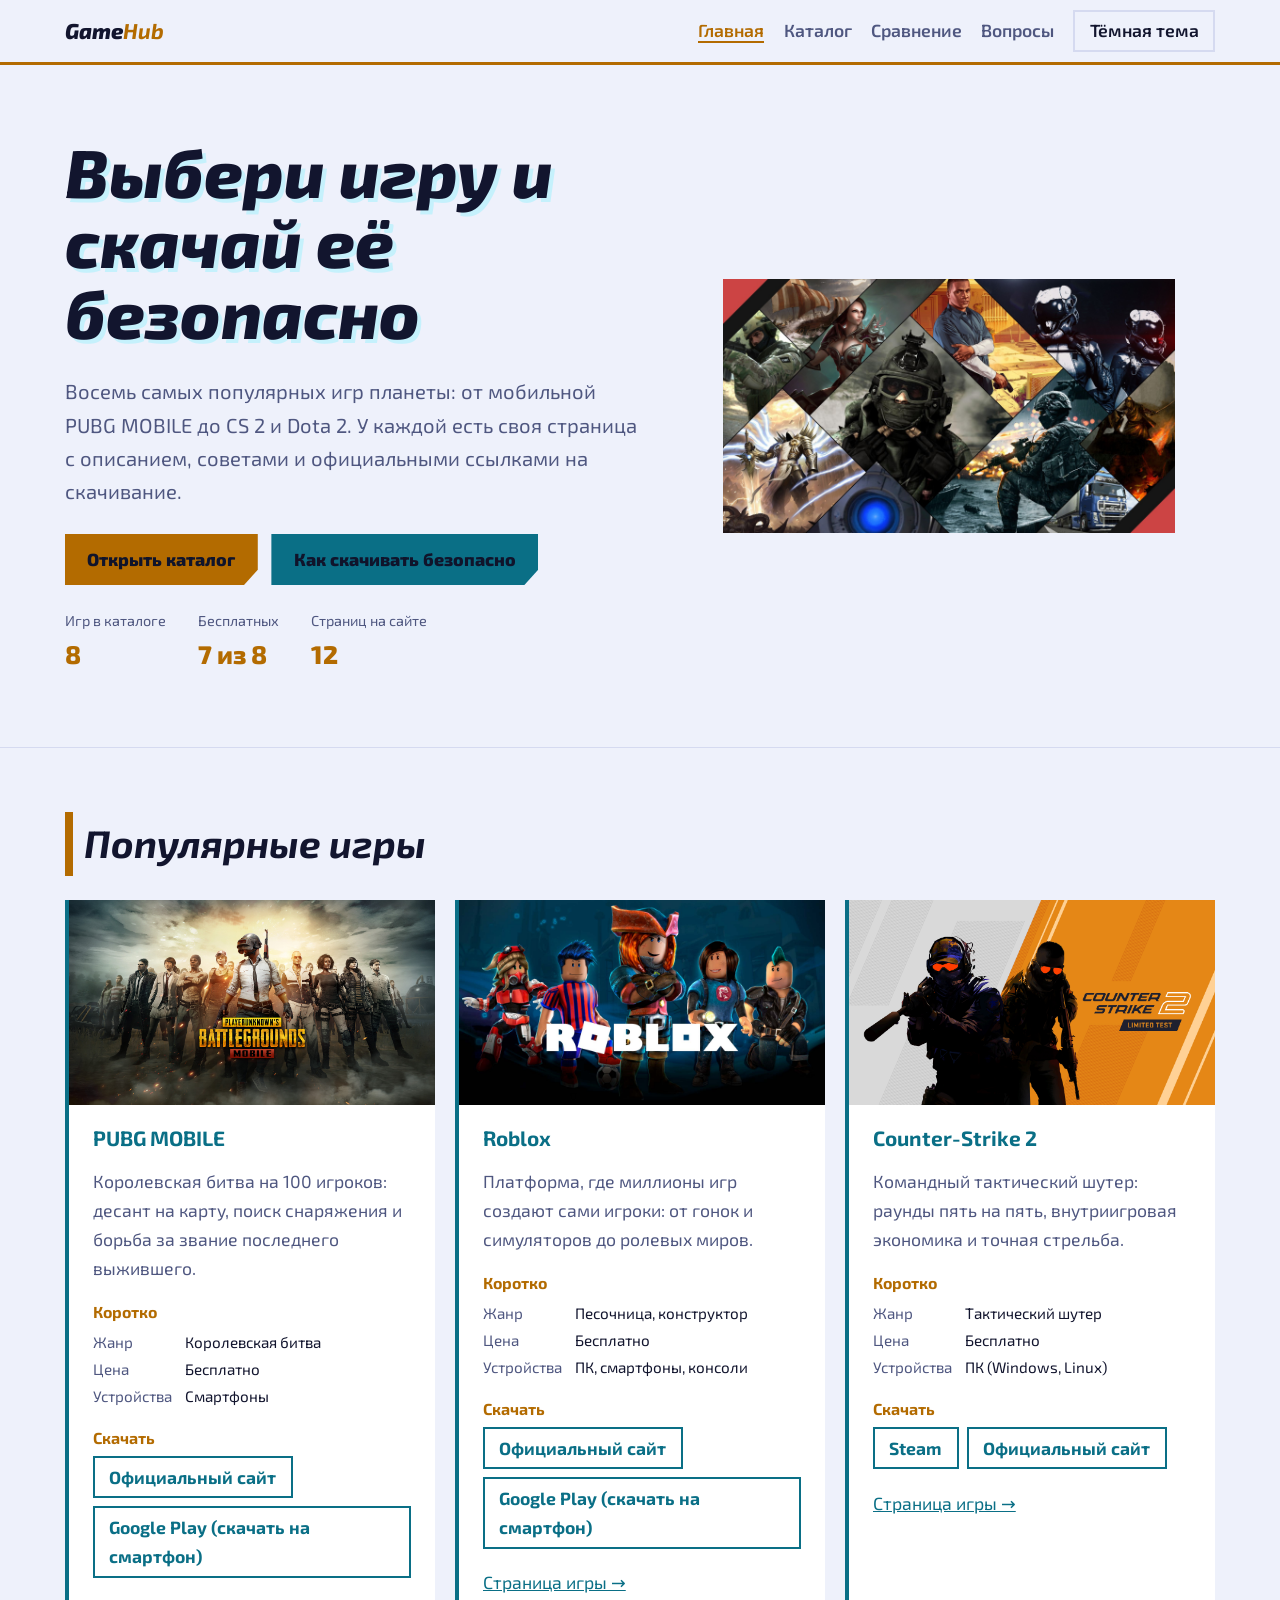
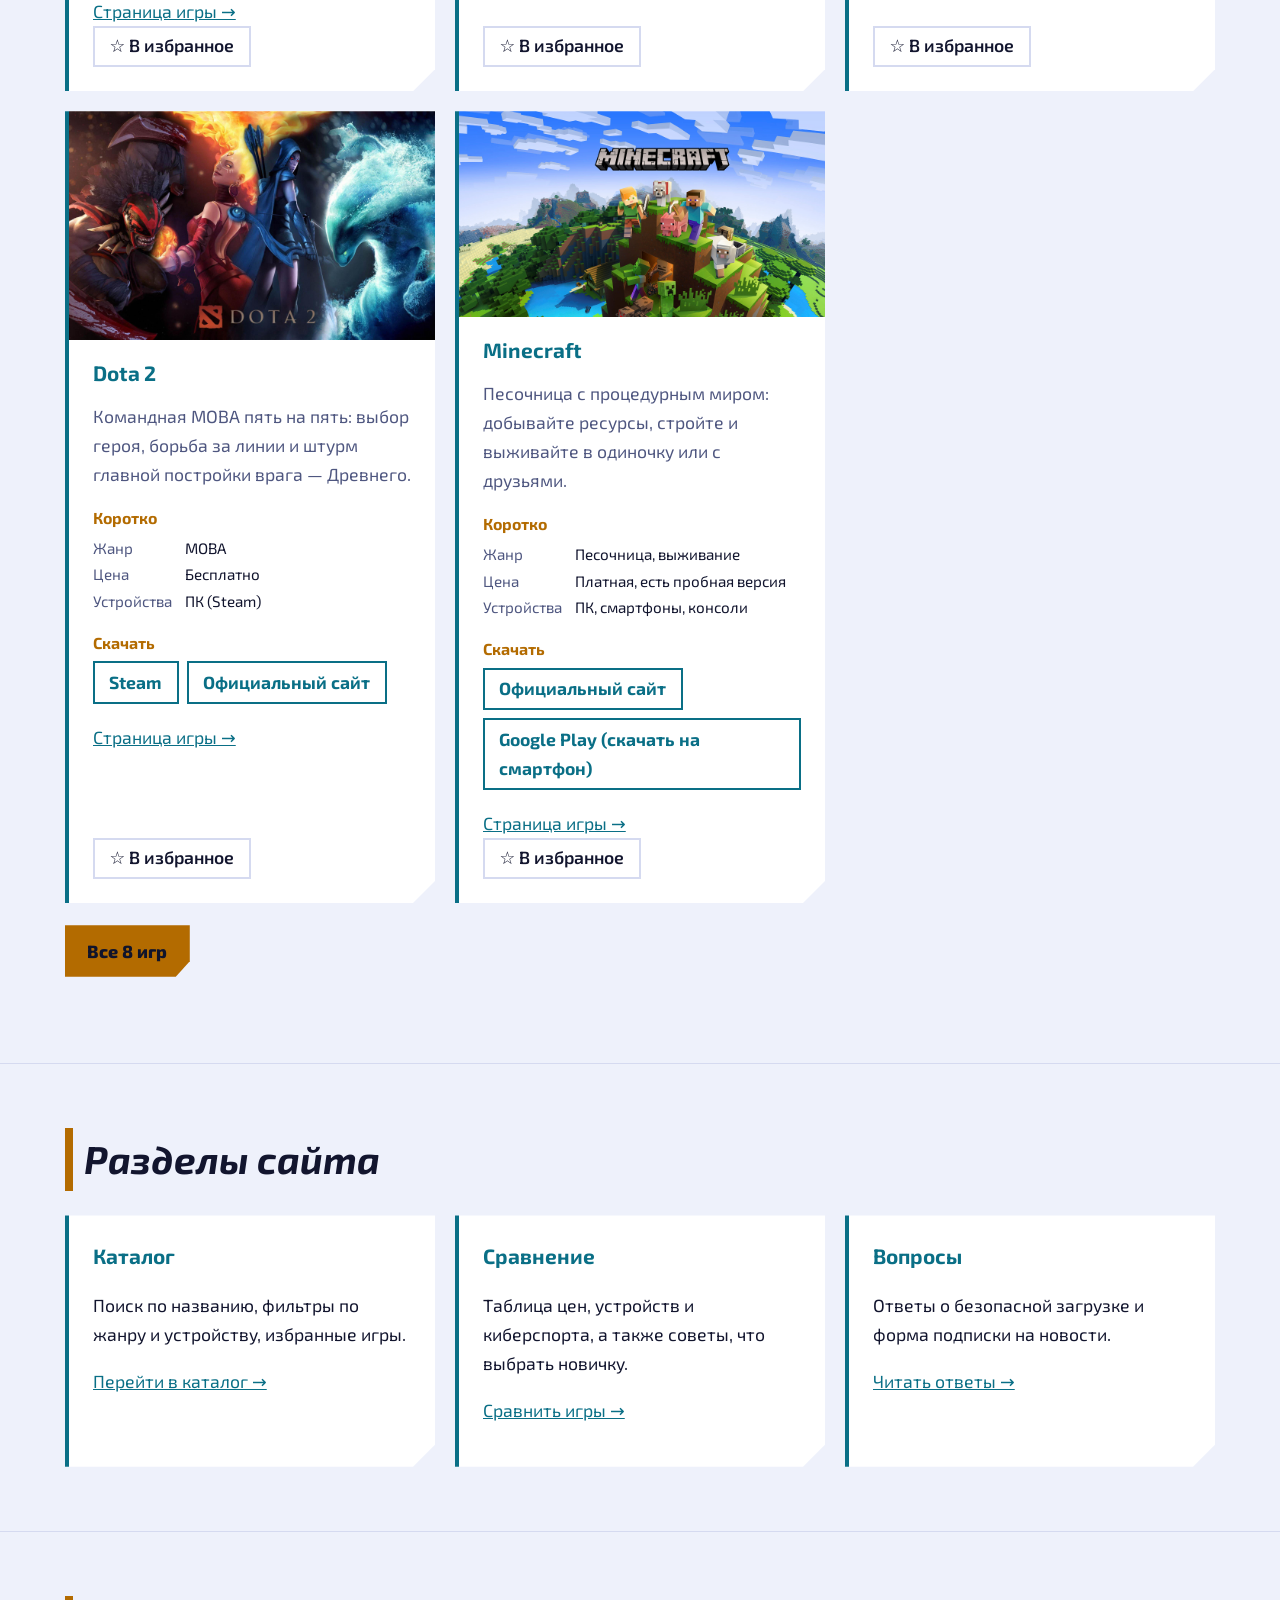
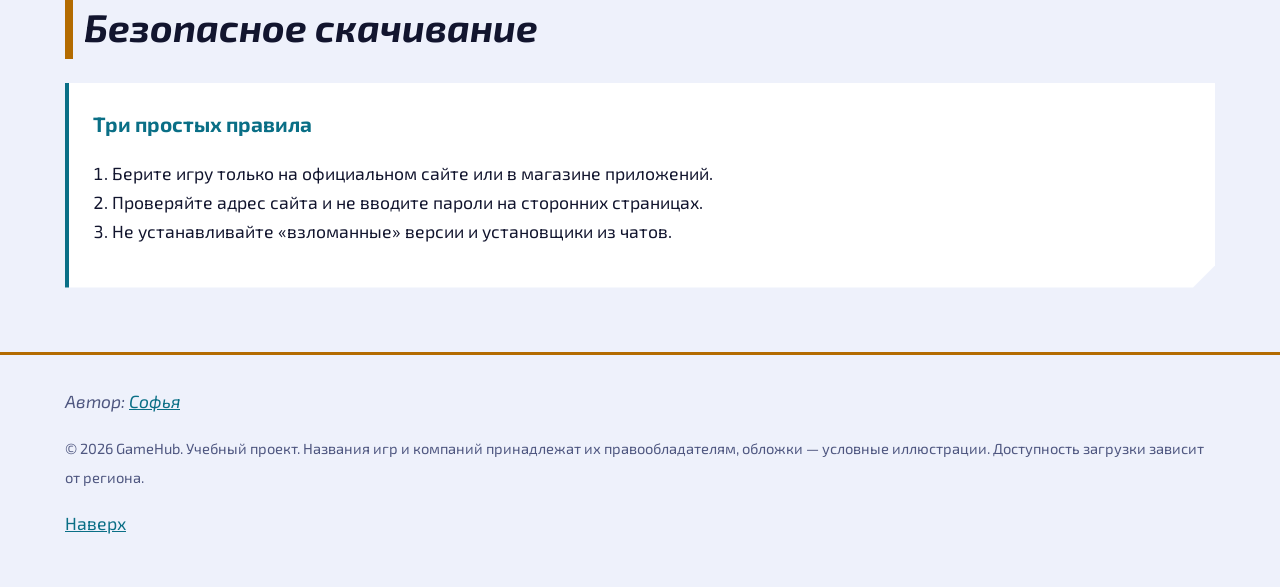
<file: index.html>
<!DOCTYPE html>
<html lang="ru">
<head>
<meta charset="utf-8">
<meta name="viewport" content="width=device-width, initial-scale=1">
<meta name="description" content="GameHub: каталог самых популярных игр с отдельными страницами, советами новичкам и официальными ссылками на скачивание.">
<meta name="theme-color" content="#10142b">
<title>GameHub: популярные игры и где их скачать</title>
<link rel="icon" href="images/hero.jpg" type="image/jpg+xml">
<link rel="preconnect" href="https://fonts.googleapis.com">
<link rel="preconnect" href="https://fonts.gstatic.com" crossorigin>
<link rel="stylesheet" href="https://fonts.googleapis.com/css2?family=Exo+2:ital,wght@0,400;0,600;0,800;1,800&amp;display=swap">
<link rel="stylesheet" href="style.css">
<script src="script.js" defer></script>
</head>
<body id="top">
<a class="skip" href="#main">Перейти к содержимому</a>
<header class="site"><div class="wrap bar">
<a class="logo" href="index.html">Game<b>Hub</b></a>
<button class="chip menu-btn" type="button" aria-expanded="false" aria-controls="nav">Меню</button>
<nav id="nav" aria-label="Основная навигация"><ul><li><a href="index.html" aria-current="page">Главная</a></li><li><a href="games.html">Каталог</a></li><li><a href="compare.html">Сравнение</a></li><li><a href="faq.html">Вопросы</a></li></ul></nav>
<button class="chip theme-btn" type="button" aria-pressed="false">Светлая тема</button>
</div></header>
<main id="main">
<div class="hero wrap"><div><h1>Выбери игру и скачай её безопасно</h1>
<p class="lead">Восемь самых популярных игр планеты: от мобильной PUBG MOBILE до CS 2 и Dota 2. У каждой есть своя страница с описанием, советами и официальными ссылками на скачивание.</p>
<p><a class="btn" href="games.html">Открыть каталог</a> <a class="btn alt" href="faq.html">Как скачивать безопасно</a></p>
<dl class="stats"><div><dt>Игр в каталоге</dt><dd>8</dd></div><div><dt>Бесплатных</dt><dd>7 из 8</dd></div><div><dt>Страниц на сайте</dt><dd>12</dd></div></dl></div>
<figure><img src="images/hero.jpg" width="800" height="450" alt="фон с различными играми"></figure></div>
<section class="block" aria-labelledby="h-pop"><div class="wrap"><h2 id="h-pop">Популярные игры</h2><div class="grid">
<article class="card game" data-id="pubg" data-name="PUBG MOBILE" data-genre="royale" data-platform="mobile">
<figure><img src="images/pubg-mobile.jpg" width="400" height="225" alt="Условная обложка PUBG MOBILE"></figure>
<h3><a href="pubg.html">PUBG MOBILE</a></h3>
<p>Королевская битва на 100 игроков: десант на карту, поиск снаряжения и борьба за звание последнего выжившего.</p>
<section><h4>Коротко</h4><dl class="facts"><dt>Жанр</dt><dd>Королевская битва</dd><dt>Цена</dt><dd>Бесплатно</dd><dt>Устройства</dt><dd>Смартфоны</dd></dl></section>
<section><h4>Скачать</h4><ul class="dl"><li><a href="https://www.pubgmobile.com/" target="_blank" rel="noopener noreferrer">Официальный сайт</a></li><li><a href="https://play.google.com/store/apps/details?id=com.tencent.ig" target="_blank" rel="noopener noreferrer">Google Play (скачать на смартфон)</a></li></ul></section>
<p class="more"><a href="pubg.html">Страница игры →</a></p>
<button class="chip fav" type="button" data-id="pubg" aria-pressed="false">☆ В избранное</button>
</article>
<article class="card game" data-id="roblox" data-name="Roblox" data-genre="sandbox" data-platform="pc mobile console">
<figure><img src="images/robloks.jpg" width="400" height="225" alt="Условная обложка Roblox"></figure>
<h3><a href="roblox.html">Roblox</a></h3>
<p>Платформа, где миллионы игр создают сами игроки: от гонок и симуляторов до ролевых миров.</p>
<section><h4>Коротко</h4><dl class="facts"><dt>Жанр</dt><dd>Песочница, конструктор</dd><dt>Цена</dt><dd>Бесплатно</dd><dt>Устройства</dt><dd>ПК, смартфоны, консоли</dd></dl></section>
<section><h4>Скачать</h4><ul class="dl"><li><a href="https://www.roblox.com/download" target="_blank" rel="noopener noreferrer">Официальный сайт</a></li><li><a href="https://play.google.com/store/apps/details?id=com.roblox.client" target="_blank" rel="noopener noreferrer">Google Play (скачать на смартфон)</a></li></ul></section>
<p class="more"><a href="roblox.html">Страница игры →</a></p>
<button class="chip fav" type="button" data-id="roblox" aria-pressed="false">☆ В избранное</button>
</article>
<article class="card game" data-id="cs2" data-name="Counter-Strike 2" data-genre="shooter" data-platform="pc">
<figure><img src="images/cs2.jpg" width="400" height="225" alt="Условная обложка Counter-Strike 2"></figure>
<h3><a href="cs2.html">Counter-Strike 2</a></h3>
<p>Командный тактический шутер: раунды пять на пять, внутриигровая экономика и точная стрельба.</p>
<section><h4>Коротко</h4><dl class="facts"><dt>Жанр</dt><dd>Тактический шутер</dd><dt>Цена</dt><dd>Бесплатно</dd><dt>Устройства</dt><dd>ПК (Windows, Linux)</dd></dl></section>
<section><h4>Скачать</h4><ul class="dl"><li><a href="https://store.steampowered.com/app/730/CounterStrike_2/" target="_blank" rel="noopener noreferrer">Steam</a></li><li><a href="https://www.counter-strike.net/" target="_blank" rel="noopener noreferrer">Официальный сайт</a></li></ul></section>
<p class="more"><a href="cs2.html">Страница игры →</a></p>
<button class="chip fav" type="button" data-id="cs2" aria-pressed="false">☆ В избранное</button>
</article>
<article class="card game" data-id="dota2" data-name="Dota 2" data-genre="moba" data-platform="pc">
<figure><img src="images/dota.jpg" width="400" height="225" alt="Условная обложка Dota 2"></figure>
<h3><a href="dota2.html">Dota 2</a></h3>
<p>Командная MOBA пять на пять: выбор героя, борьба за линии и штурм главной постройки врага — Древнего.</p>
<section><h4>Коротко</h4><dl class="facts"><dt>Жанр</dt><dd>MOBA</dd><dt>Цена</dt><dd>Бесплатно</dd><dt>Устройства</dt><dd>ПК (Steam)</dd></dl></section>
<section><h4>Скачать</h4><ul class="dl"><li><a href="https://store.steampowered.com/app/570/Dota_2/" target="_blank" rel="noopener noreferrer">Steam</a></li><li><a href="https://www.dota2.com/" target="_blank" rel="noopener noreferrer">Официальный сайт</a></li></ul></section>
<p class="more"><a href="dota2.html">Страница игры →</a></p>
<button class="chip fav" type="button" data-id="dota2" aria-pressed="false">☆ В избранное</button>
</article>
<article class="card game" data-id="minecraft" data-name="Minecraft" data-genre="sandbox" data-platform="pc mobile console">
<figure><img src="images/minecraft.jpg" width="400" height="225" alt="Условная обложка Minecraft"></figure>
<h3><a href="minecraft.html">Minecraft</a></h3>
<p>Песочница с процедурным миром: добывайте ресурсы, стройте и выживайте в одиночку или с друзьями.</p>
<section><h4>Коротко</h4><dl class="facts"><dt>Жанр</dt><dd>Песочница, выживание</dd><dt>Цена</dt><dd>Платная, есть пробная версия</dd><dt>Устройства</dt><dd>ПК, смартфоны, консоли</dd></dl></section>
<section><h4>Скачать</h4><ul class="dl"><li><a href="https://www.minecraft.net/download" target="_blank" rel="noopener noreferrer">Официальный сайт</a></li><li><a href="https://play.google.com/store/apps/details?id=com.mojang.minecraftpe" target="_blank" rel="noopener noreferrer">Google Play (скачать на смартфон)</a></li></ul></section>
<p class="more"><a href="minecraft.html">Страница игры →</a></p>
<button class="chip fav" type="button" data-id="minecraft" aria-pressed="false">☆ В избранное</button>
</article>
</div><p><a class="btn" href="games.html">Все 8 игр</a></p></div></section>
<section class="block" aria-labelledby="h-sec"><div class="wrap"><h2 id="h-sec">Разделы сайта</h2><div class="grid">
<article class="card"><h3>Каталог</h3><p>Поиск по названию, фильтры по жанру и устройству, избранные игры.</p><p><a href="games.html">Перейти в каталог →</a></p></article>
<article class="card"><h3>Сравнение</h3><p>Таблица цен, устройств и киберспорта, а также советы, что выбрать новичку.</p><p><a href="compare.html">Сравнить игры →</a></p></article>
<article class="card"><h3>Вопросы</h3><p>Ответы о безопасной загрузке и форма подписки на новости.</p><p><a href="faq.html">Читать ответы →</a></p></article>
</div></div></section>
<section class="block" aria-labelledby="h-safe"><div class="wrap"><h2 id="h-safe">Безопасное скачивание</h2><article class="card"><h3>Три простых правила</h3>
<ol><li>Берите игру только на официальном сайте или в магазине приложений.</li><li>Проверяйте адрес сайта и не вводите пароли на сторонних страницах.</li><li>Не устанавливайте «взломанные» версии и установщики из чатов.</li></ol></article></div></section>
</main>
<footer><div class="wrap">
<address>Автор: <a href="mailto:davydovasona82@gmail.com">Софья</a></address>
<p><small>© 2026 GameHub. Учебный проект. Названия игр и компаний принадлежат их правообладателям, обложки — условные иллюстрации. Доступность загрузки зависит от региона.</small></p>
<p><a href="#top">Наверх</a></p>
</div></footer>
</body>
</html>
</file>
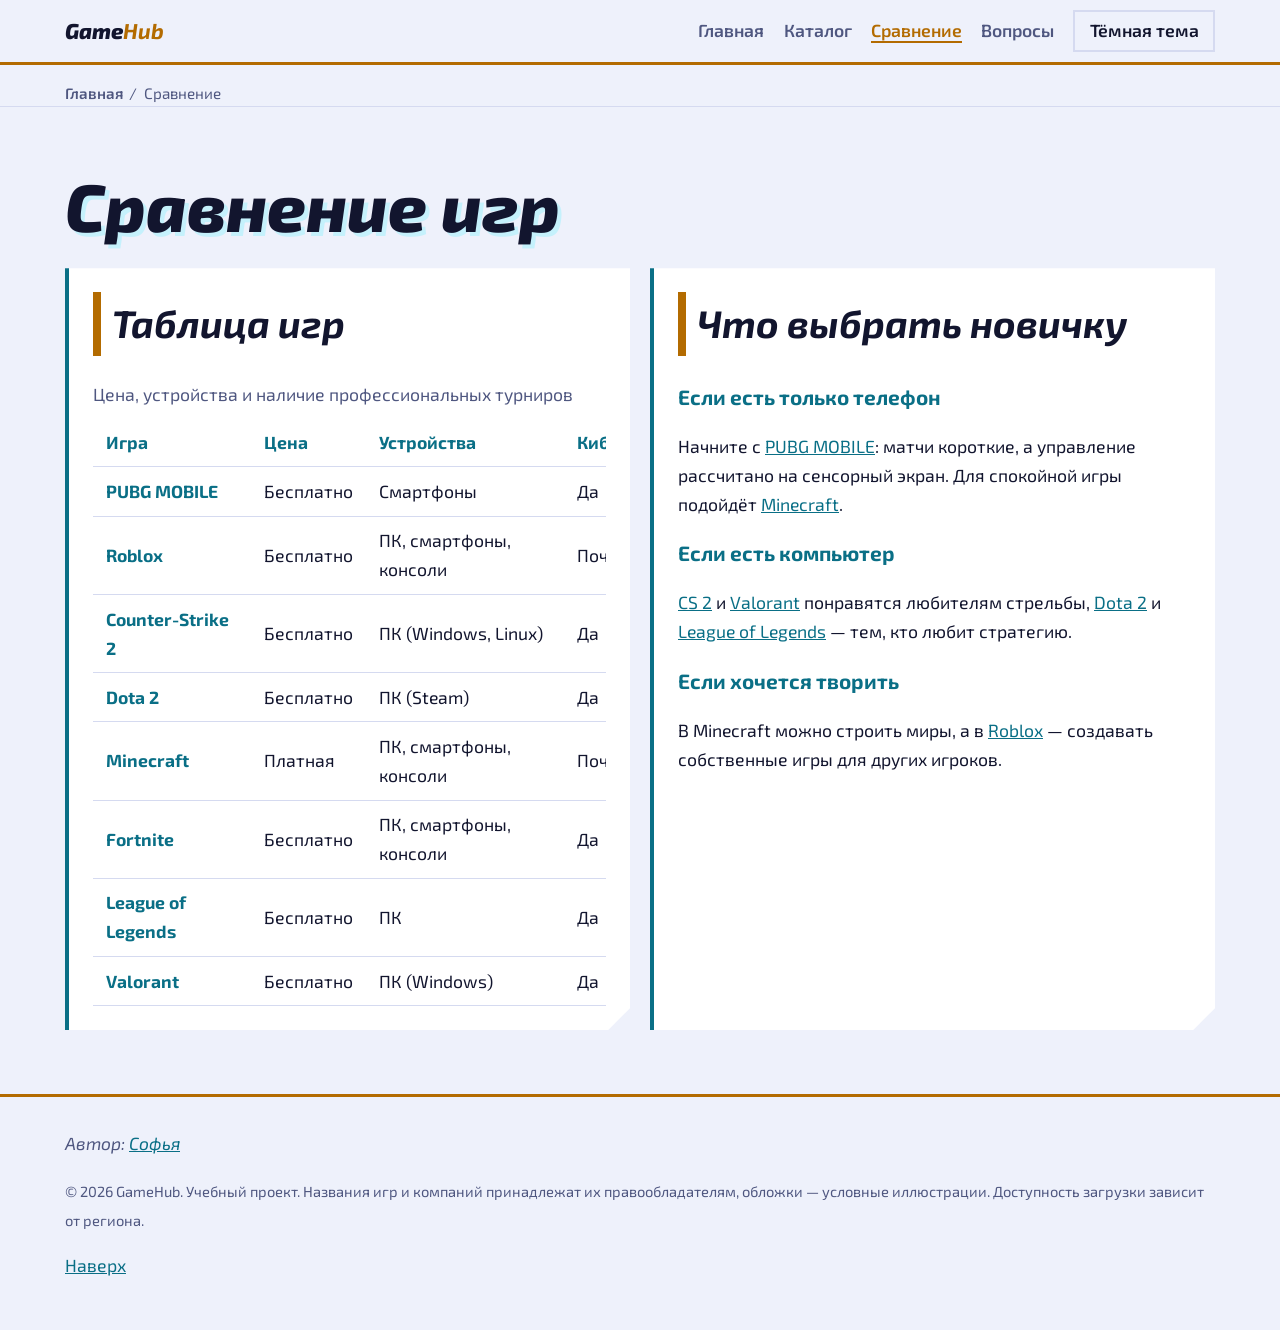
<file: compare.html>
<!DOCTYPE html>
<html lang="ru">
<head>
<meta charset="utf-8">
<meta name="viewport" content="width=device-width, initial-scale=1">
<meta name="description" content="Сравнительная таблица популярных игр и советы, какую игру выбрать новичку.">
<meta name="theme-color" content="#10142b">
<title>Сравнение игр: цена, устройства, киберспорт — GameHub</title>
<link rel="icon" href="images/hero.jpg" type="image/jpg+xml">
<link rel="preconnect" href="https://fonts.googleapis.com">
<link rel="preconnect" href="https://fonts.gstatic.com" crossorigin>
<link rel="stylesheet" href="https://fonts.googleapis.com/css2?family=Exo+2:ital,wght@0,400;0,600;0,800;1,800&amp;display=swap">
<link rel="stylesheet" href="style.css">
<script src="script.js" defer></script>
</head>
<body id="top">
<a class="skip" href="#main">Перейти к содержимому</a>
<header class="site"><div class="wrap bar">
<a class="logo" href="index.html">Game<b>Hub</b></a>
<button class="chip menu-btn" type="button" aria-expanded="false" aria-controls="nav">Меню</button>
<nav id="nav" aria-label="Основная навигация"><ul><li><a href="index.html">Главная</a></li><li><a href="games.html">Каталог</a></li><li><a href="compare.html" aria-current="page">Сравнение</a></li><li><a href="faq.html">Вопросы</a></li></ul></nav>
<button class="chip theme-btn" type="button" aria-pressed="false">Светлая тема</button>
</div></header>
<main id="main">
<div class="wrap pagehead"><nav aria-label="Хлебные крошки"><ol class="crumbs"><li><a href="index.html">Главная</a></li><li aria-current="page">Сравнение</li></ol></nav></div>
<section class="block" aria-labelledby="h-cmp"><div class="wrap"><h1 id="h-cmp">Сравнение игр</h1>
<div class="grid">
<article class="card"><h2>Таблица игр</h2><div class="scroll"><table><caption>Цена, устройства и наличие профессиональных турниров</caption><thead><tr><th scope="col">Игра</th><th scope="col">Цена</th><th scope="col">Устройства</th><th scope="col">Киберспорт</th></tr></thead><tbody><tr><th scope="row">PUBG MOBILE</th><td>Бесплатно</td><td>Смартфоны</td><td>Да</td></tr><tr><th scope="row">Roblox</th><td>Бесплатно</td><td>ПК, смартфоны, консоли</td><td>Почти нет</td></tr><tr><th scope="row">Counter-Strike 2</th><td>Бесплатно</td><td>ПК (Windows, Linux)</td><td>Да</td></tr><tr><th scope="row">Dota 2</th><td>Бесплатно</td><td>ПК (Steam)</td><td>Да</td></tr><tr><th scope="row">Minecraft</th><td>Платная</td><td>ПК, смартфоны, консоли</td><td>Почти нет</td></tr><tr><th scope="row">Fortnite</th><td>Бесплатно</td><td>ПК, смартфоны, консоли</td><td>Да</td></tr><tr><th scope="row">League of Legends</th><td>Бесплатно</td><td>ПК</td><td>Да</td></tr><tr><th scope="row">Valorant</th><td>Бесплатно</td><td>ПК (Windows)</td><td>Да</td></tr></tbody></table></div></article>
<article class="card"><h2>Что выбрать новичку</h2>
<section><h3>Если есть только телефон</h3><p>Начните с <a href="pubg.html">PUBG MOBILE</a>: матчи короткие, а управление рассчитано на сенсорный экран. Для спокойной игры подойдёт <a href="minecraft.html">Minecraft</a>.</p></section>
<section><h3>Если есть компьютер</h3><p><a href="cs2.html">CS 2</a> и <a href="valorant.html">Valorant</a> понравятся любителям стрельбы, <a href="dota2.html">Dota 2</a> и <a href="lol.html">League of Legends</a> — тем, кто любит стратегию.</p></section>
<section><h3>Если хочется творить</h3><p>В Minecraft можно строить миры, а в <a href="roblox.html">Roblox</a> — создавать собственные игры для других игроков.</p></section></article>
</div></div></section>
</main>
<footer><div class="wrap">
<address>Автор: <a href="mailto:davydovasona82@gmail.com">Софья</a></address>
<p><small>© 2026 GameHub. Учебный проект. Названия игр и компаний принадлежат их правообладателям, обложки — условные иллюстрации. Доступность загрузки зависит от региона.</small></p>
<p><a href="#top">Наверх</a></p>
</div></footer>
</body>
</html>
</file>
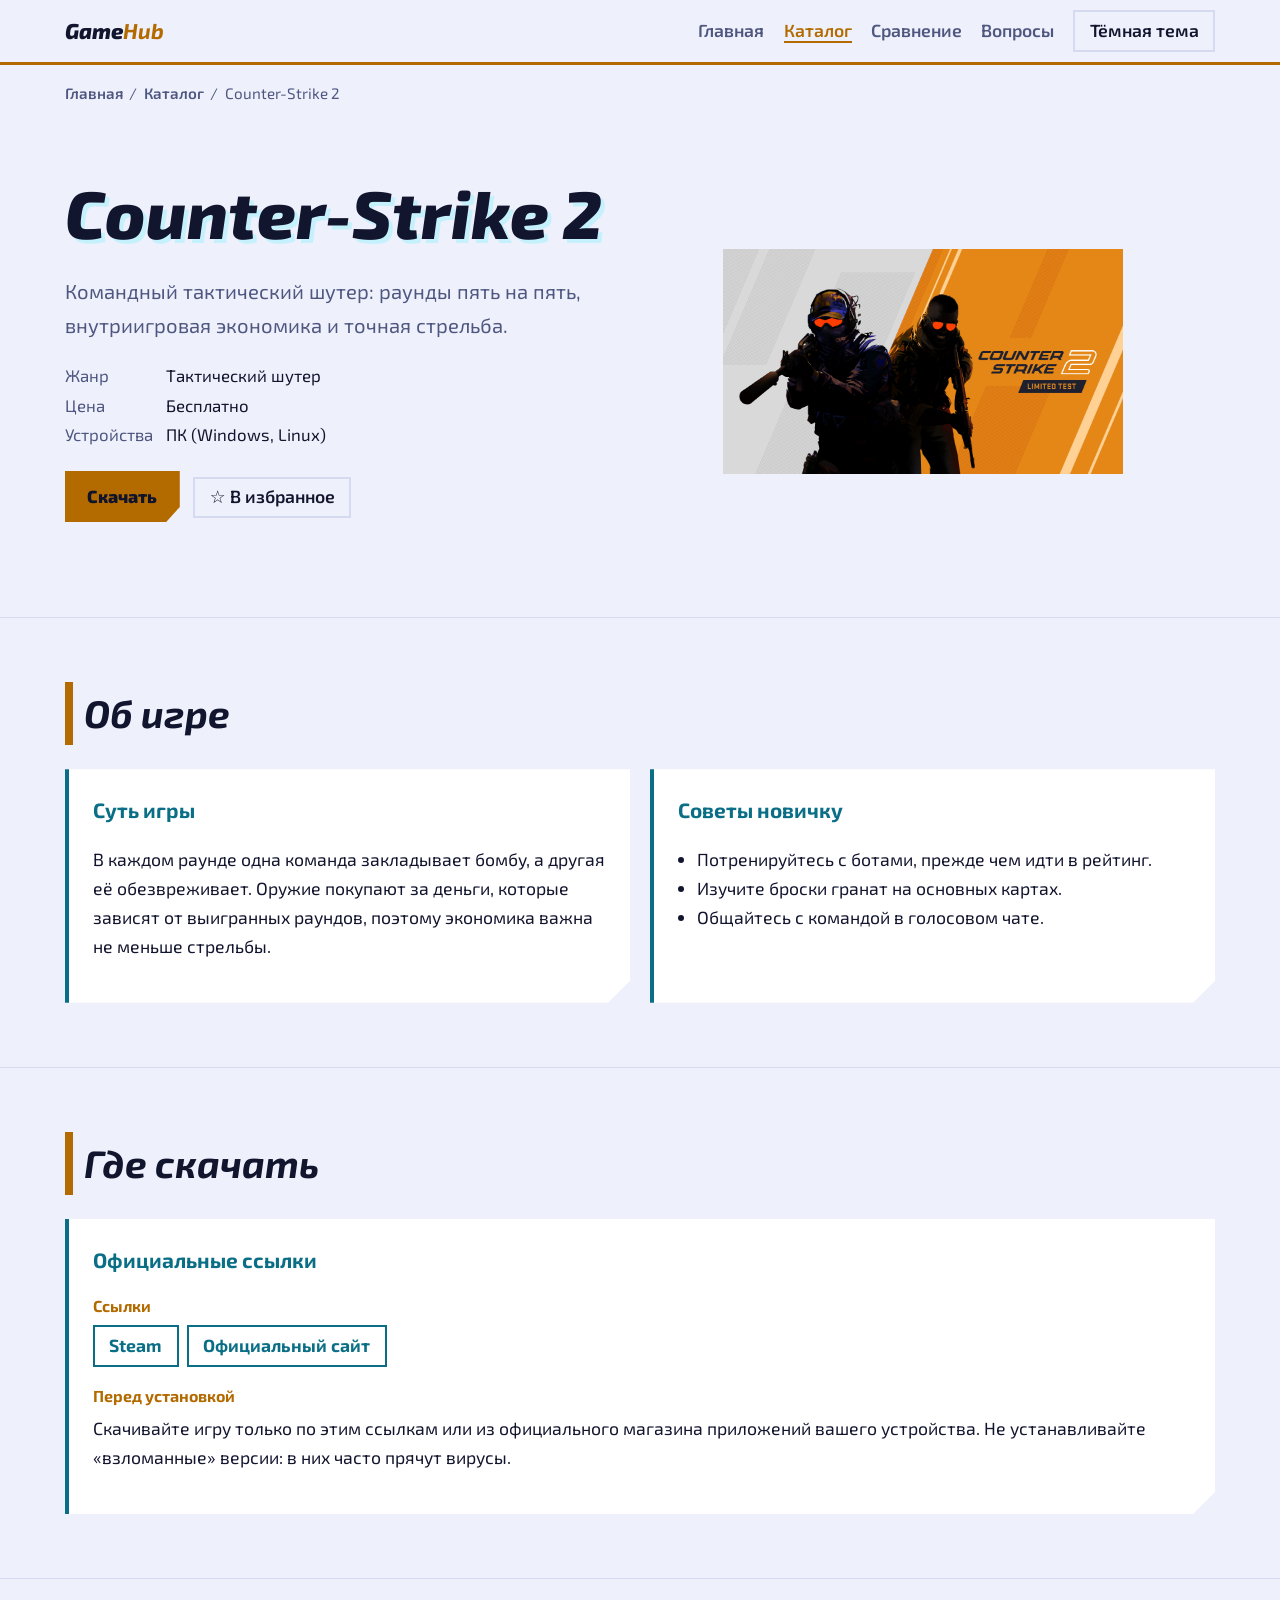
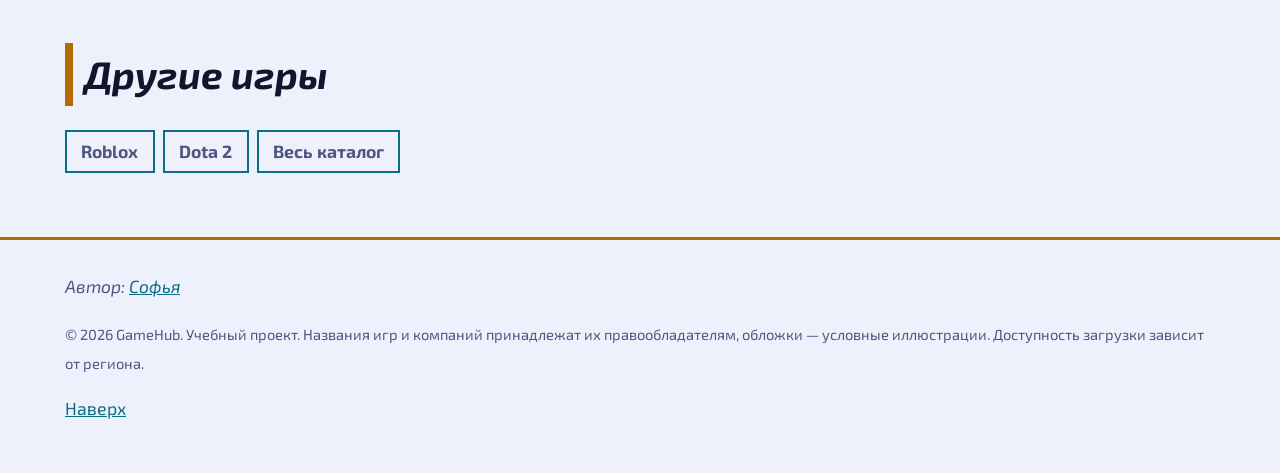
<file: cs2.html>
<!DOCTYPE html>
<html lang="ru">
<head>
<meta charset="utf-8">
<meta name="viewport" content="width=device-width, initial-scale=1">
<meta name="description" content="Counter-Strike 2: Командный тактический шутер: раунды пять на пять, внутриигровая экономика и точная стрельба. Официальные ссылки на скачивание.">
<meta name="theme-color" content="#10142b">
<title>Counter-Strike 2: описание и где скачать — GameHub</title>
<link rel="icon" href="images/hero.jpg" type="image/jpg+xml">
<link rel="preconnect" href="https://fonts.googleapis.com">
<link rel="preconnect" href="https://fonts.gstatic.com" crossorigin>
<link rel="stylesheet" href="https://fonts.googleapis.com/css2?family=Exo+2:ital,wght@0,400;0,600;0,800;1,800&amp;display=swap">
<link rel="stylesheet" href="style.css">
<script src="script.js" defer></script>
</head>
<body id="top">
<a class="skip" href="#main">Перейти к содержимому</a>
<header class="site"><div class="wrap bar">
<a class="logo" href="index.html">Game<b>Hub</b></a>
<button class="chip menu-btn" type="button" aria-expanded="false" aria-controls="nav">Меню</button>
<nav id="nav" aria-label="Основная навигация"><ul><li><a href="index.html">Главная</a></li><li><a href="games.html" aria-current="page">Каталог</a></li><li><a href="compare.html">Сравнение</a></li><li><a href="faq.html">Вопросы</a></li></ul></nav>
<button class="chip theme-btn" type="button" aria-pressed="false">Светлая тема</button>
</div></header>
<main id="main">
<div class="wrap pagehead"><nav aria-label="Хлебные крошки"><ol class="crumbs"><li><a href="index.html">Главная</a></li><li><a href="games.html">Каталог</a></li><li aria-current="page">Counter-Strike 2</li></ol></nav></div>
<div class="hero wrap"><div><h1>Counter-Strike 2</h1><p class="lead">Командный тактический шутер: раунды пять на пять, внутриигровая экономика и точная стрельба.</p><dl class="facts"><dt>Жанр</dt><dd>Тактический шутер</dd><dt>Цена</dt><dd>Бесплатно</dd><dt>Устройства</dt><dd>ПК (Windows, Linux)</dd></dl><p><a class="btn" href="#download">Скачать</a> <button class="chip fav" type="button" data-id="cs2" aria-pressed="false">☆ В избранное</button></p></div>
<figure><img src="images/cs2.jpg" width="400" height="225" alt="Условная обложка Counter-Strike 2"></figure></div>
<section class="block" id="about" aria-labelledby="h-about"><div class="wrap"><h2 id="h-about">Об игре</h2><div class="grid">
<article class="card"><h3>Суть игры</h3><p>В каждом раунде одна команда закладывает бомбу, а другая её обезвреживает. Оружие покупают за деньги, которые зависят от выигранных раундов, поэтому экономика важна не меньше стрельбы.</p></article>
<article class="card"><h3>Советы новичку</h3><ul><li>Потренируйтесь с ботами, прежде чем идти в рейтинг.</li><li>Изучите броски гранат на основных картах.</li><li>Общайтесь с командой в голосовом чате.</li></ul></article>
</div></div></section>
<section class="block" id="download" aria-labelledby="h-dl"><div class="wrap"><h2 id="h-dl">Где скачать</h2>
<article class="card"><h3>Официальные ссылки</h3><section><h4>Ссылки</h4><ul class="dl"><li><a href="https://store.steampowered.com/app/730/CounterStrike_2/" target="_blank" rel="noopener noreferrer">Steam</a></li><li><a href="https://www.counter-strike.net/" target="_blank" rel="noopener noreferrer">Официальный сайт</a></li></ul></section>
<section><h4>Перед установкой</h4><p>Скачивайте игру только по этим ссылкам или из официального магазина приложений вашего устройства. Не устанавливайте «взломанные» версии: в них часто прячут вирусы.</p></section></article>
</div></section>
<section class="block" aria-labelledby="h-more"><div class="wrap"><h2 id="h-more">Другие игры</h2><nav aria-label="Другие игры"><ul class="dl"><li><a href="roblox.html">Roblox</a></li><li><a href="dota2.html">Dota 2</a></li><li><a href="games.html">Весь каталог</a></li></ul></nav></div></section>
</main>
<footer><div class="wrap">
<address>Автор: <a href="mailto:davydovasona82@gmail.com">Софья</a></address>
<p><small>© 2026 GameHub. Учебный проект. Названия игр и компаний принадлежат их правообладателям, обложки — условные иллюстрации. Доступность загрузки зависит от региона.</small></p>
<p><a href="#top">Наверх</a></p>
</div></footer>
</body>
</html>
</file>
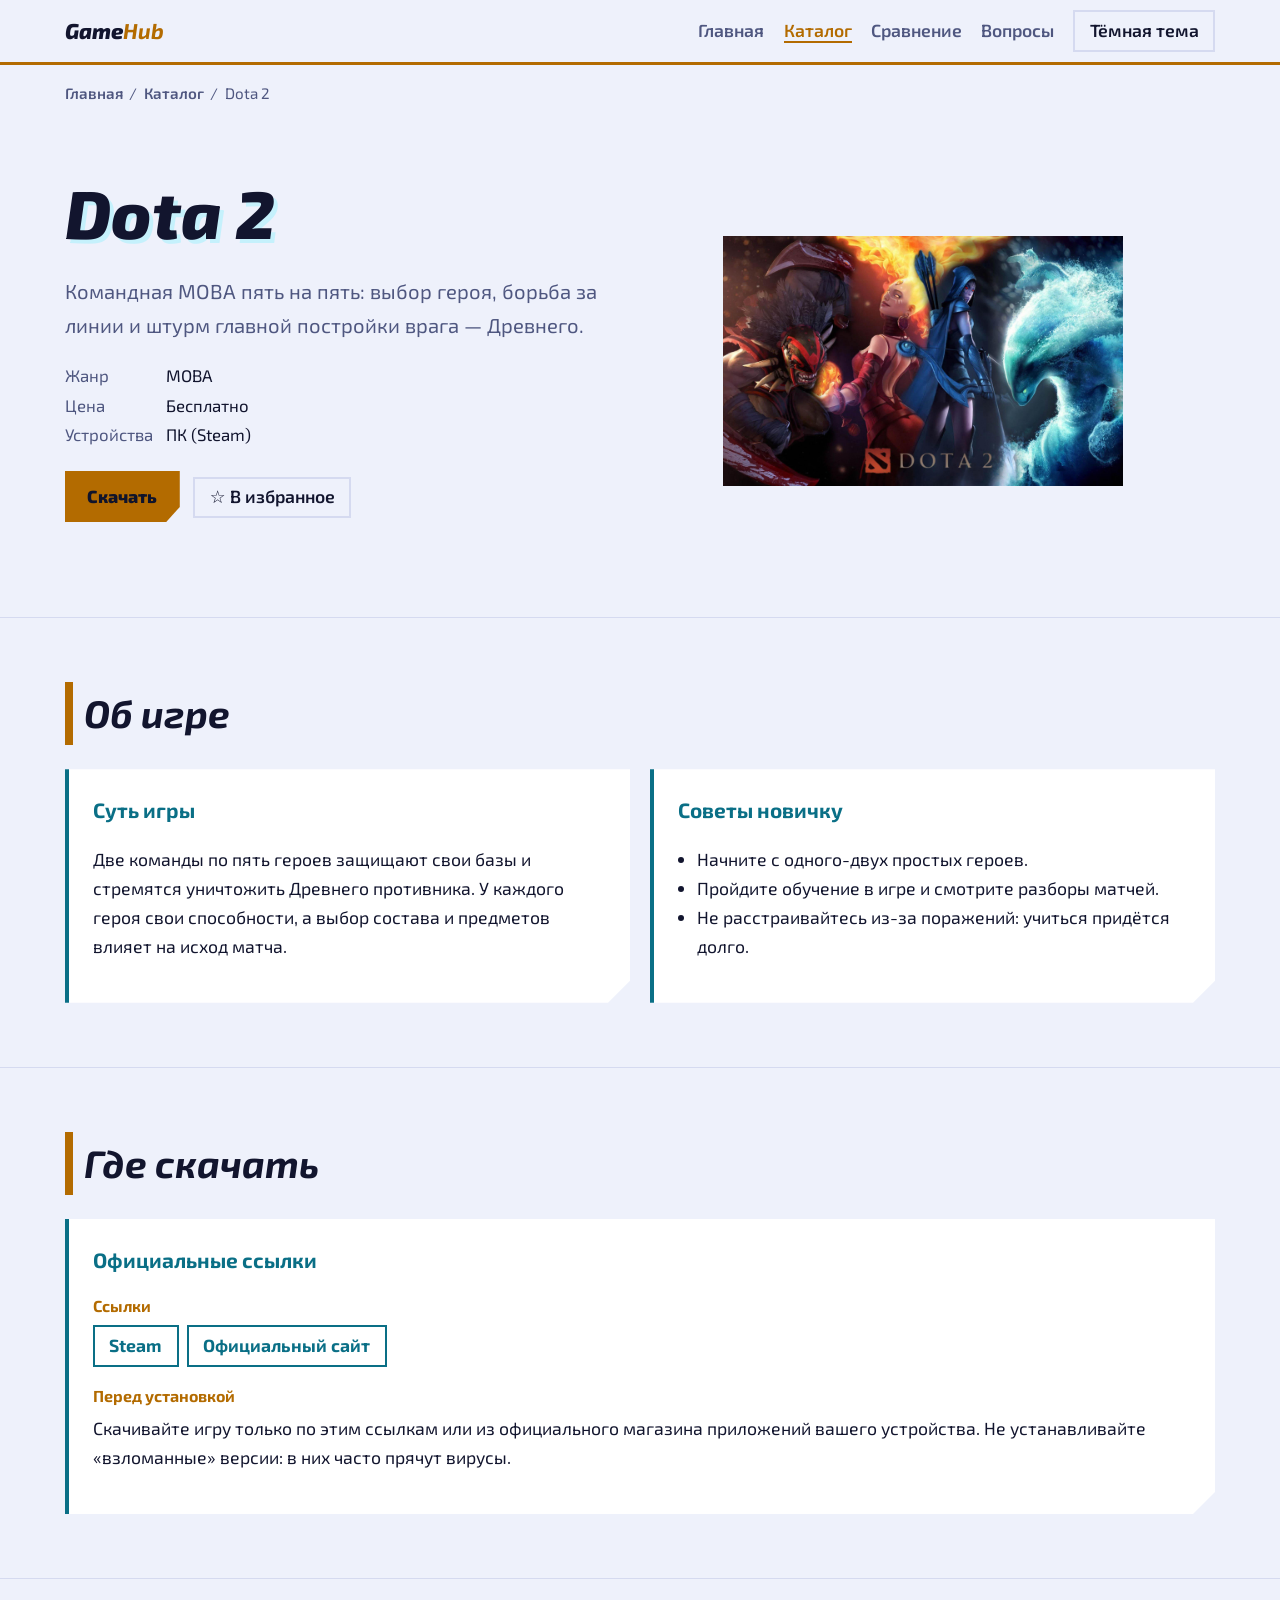
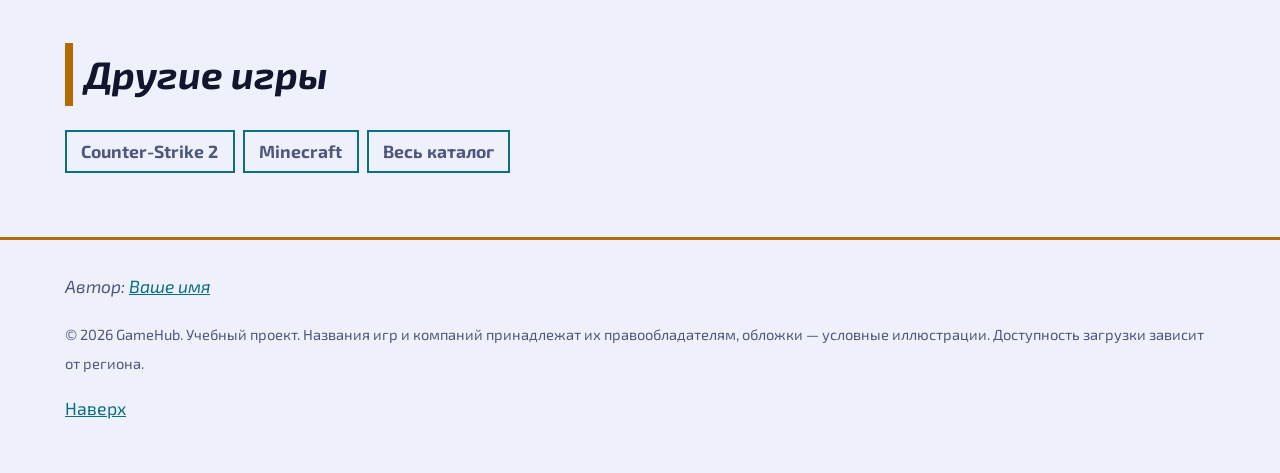
<file: dota2.html>
<!DOCTYPE html>
<html lang="ru">
<head>
<meta charset="utf-8">
<meta name="viewport" content="width=device-width, initial-scale=1">
<meta name="description" content="Dota 2: Командная MOBA пять на пять: выбор героя, борьба за линии и штурм главной постройки врага — Древнего. Официальные ссылки на скачивание.">
<meta name="theme-color" content="#10142b">
<title>Dota 2: описание и где скачать — GameHub</title>
<link rel="icon" href="images/hero.jpg" type="image/jpg+xml">
<link rel="preconnect" href="https://fonts.googleapis.com">
<link rel="preconnect" href="https://fonts.gstatic.com" crossorigin>
<link rel="stylesheet" href="https://fonts.googleapis.com/css2?family=Exo+2:ital,wght@0,400;0,600;0,800;1,800&amp;display=swap">
<link rel="stylesheet" href="style.css">
<script src="script.js" defer></script>
</head>
<body id="top">
<a class="skip" href="#main">Перейти к содержимому</a>
<header class="site"><div class="wrap bar">
<a class="logo" href="index.html">Game<b>Hub</b></a>
<button class="chip menu-btn" type="button" aria-expanded="false" aria-controls="nav">Меню</button>
<nav id="nav" aria-label="Основная навигация"><ul><li><a href="index.html">Главная</a></li><li><a href="games.html" aria-current="page">Каталог</a></li><li><a href="compare.html">Сравнение</a></li><li><a href="faq.html">Вопросы</a></li></ul></nav>
<button class="chip theme-btn" type="button" aria-pressed="false">Светлая тема</button>
</div></header>
<main id="main">
<div class="wrap pagehead"><nav aria-label="Хлебные крошки"><ol class="crumbs"><li><a href="index.html">Главная</a></li><li><a href="games.html">Каталог</a></li><li aria-current="page">Dota 2</li></ol></nav></div>
<div class="hero wrap"><div><h1>Dota 2</h1><p class="lead">Командная MOBA пять на пять: выбор героя, борьба за линии и штурм главной постройки врага — Древнего.</p><dl class="facts"><dt>Жанр</dt><dd>MOBA</dd><dt>Цена</dt><dd>Бесплатно</dd><dt>Устройства</dt><dd>ПК (Steam)</dd></dl><p><a class="btn" href="#download">Скачать</a> <button class="chip fav" type="button" data-id="dota2" aria-pressed="false">☆ В избранное</button></p></div>
<figure><img src="images/dota.jpg" width="400" height="225" alt="Условная обложка Dota 2"></figure></div>
<section class="block" id="about" aria-labelledby="h-about"><div class="wrap"><h2 id="h-about">Об игре</h2><div class="grid">
<article class="card"><h3>Суть игры</h3><p>Две команды по пять героев защищают свои базы и стремятся уничтожить Древнего противника. У каждого героя свои способности, а выбор состава и предметов влияет на исход матча.</p></article>
<article class="card"><h3>Советы новичку</h3><ul><li>Начните с одного-двух простых героев.</li><li>Пройдите обучение в игре и смотрите разборы матчей.</li><li>Не расстраивайтесь из-за поражений: учиться придётся долго.</li></ul></article>
</div></div></section>
<section class="block" id="download" aria-labelledby="h-dl"><div class="wrap"><h2 id="h-dl">Где скачать</h2>
<article class="card"><h3>Официальные ссылки</h3><section><h4>Ссылки</h4><ul class="dl"><li><a href="https://store.steampowered.com/app/570/Dota_2/" target="_blank" rel="noopener noreferrer">Steam</a></li><li><a href="https://www.dota2.com/" target="_blank" rel="noopener noreferrer">Официальный сайт</a></li></ul></section>
<section><h4>Перед установкой</h4><p>Скачивайте игру только по этим ссылкам или из официального магазина приложений вашего устройства. Не устанавливайте «взломанные» версии: в них часто прячут вирусы.</p></section></article>
</div></section>
<section class="block" aria-labelledby="h-more"><div class="wrap"><h2 id="h-more">Другие игры</h2><nav aria-label="Другие игры"><ul class="dl"><li><a href="cs2.html">Counter-Strike 2</a></li><li><a href="minecraft.html">Minecraft</a></li><li><a href="games.html">Весь каталог</a></li></ul></nav></div></section>
</main>
<footer><div class="wrap">
<address>Автор: <a href="mailto:davydovasona82@gmail.com">Ваше имя</a></address>
<p><small>© 2026 GameHub. Учебный проект. Названия игр и компаний принадлежат их правообладателям, обложки — условные иллюстрации. Доступность загрузки зависит от региона.</small></p>
<p><a href="#top">Наверх</a></p>
</div></footer>
</body>
</html>
</file>
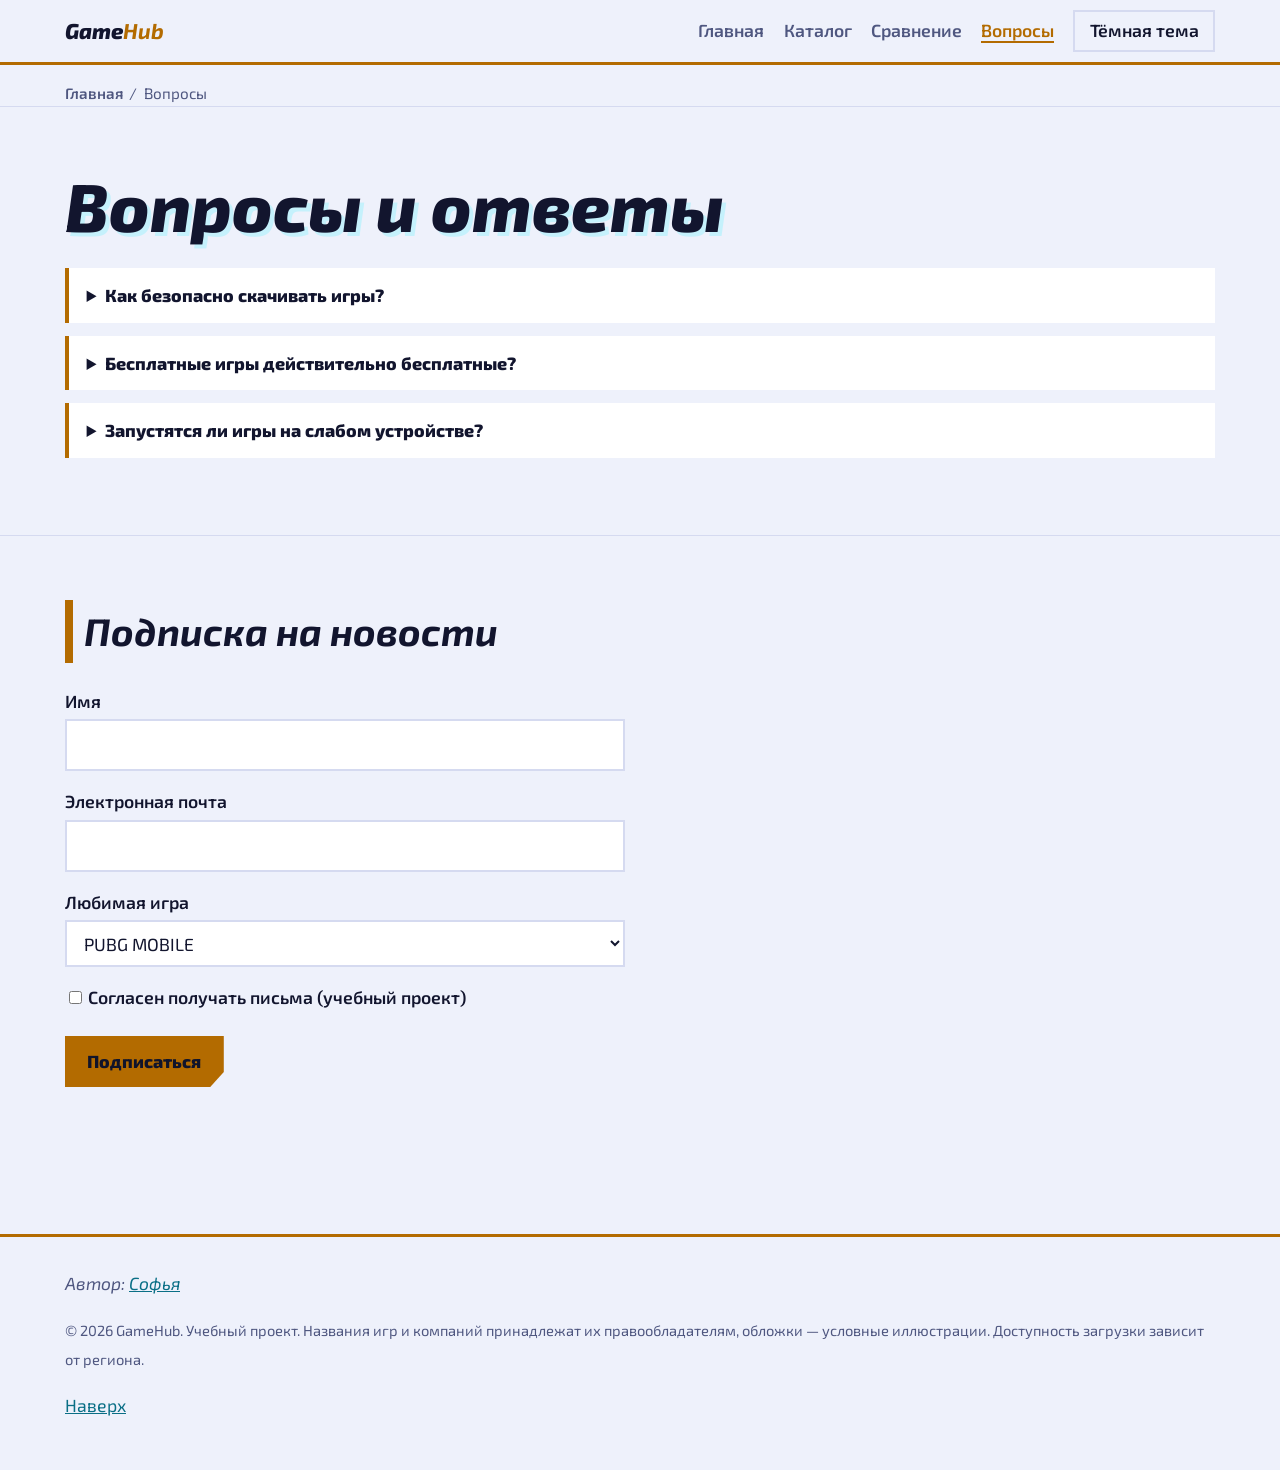
<file: faq.html>
<!DOCTYPE html>
<html lang="ru">
<head>
<meta charset="utf-8">
<meta name="viewport" content="width=device-width, initial-scale=1">
<meta name="description" content="Ответы о безопасной загрузке игр и форма подписки на новости GameHub.">
<meta name="theme-color" content="#10142b">
<title>Вопросы и ответы, подписка — GameHub</title>
<link rel="icon" href="images/hero.jpg" type="image/jpg+xml">
<link rel="preconnect" href="https://fonts.googleapis.com">
<link rel="preconnect" href="https://fonts.gstatic.com" crossorigin>
<link rel="stylesheet" href="https://fonts.googleapis.com/css2?family=Exo+2:ital,wght@0,400;0,600;0,800;1,800&amp;display=swap">
<link rel="stylesheet" href="style.css">
<script src="script.js" defer></script>
</head>
<body id="top">
<a class="skip" href="#main">Перейти к содержимому</a>
<header class="site"><div class="wrap bar">
<a class="logo" href="index.html">Game<b>Hub</b></a>
<button class="chip menu-btn" type="button" aria-expanded="false" aria-controls="nav">Меню</button>
<nav id="nav" aria-label="Основная навигация"><ul><li><a href="index.html">Главная</a></li><li><a href="games.html">Каталог</a></li><li><a href="compare.html">Сравнение</a></li><li><a href="faq.html" aria-current="page">Вопросы</a></li></ul></nav>
<button class="chip theme-btn" type="button" aria-pressed="false">Светлая тема</button>
</div></header>
<main id="main">
<div class="wrap pagehead"><nav aria-label="Хлебные крошки"><ol class="crumbs"><li><a href="index.html">Главная</a></li><li aria-current="page">Вопросы</li></ol></nav></div>
<section class="block" aria-labelledby="h-faq"><div class="wrap"><h1 id="h-faq">Вопросы и ответы</h1>
<details><summary>Как безопасно скачивать игры?</summary><p>Используйте ссылки с официальных сайтов, Steam, Google Play и App Store. Не скачивайте «взломанные» версии и установщики из чатов: в них часто прячут вирусы.</p></details>
<details><summary>Бесплатные игры действительно бесплатные?</summary><p>Играть можно без оплаты, но внутри бывают платные косметические предметы и пропуска. Проверяйте, включены ли покупки на вашем устройстве, особенно если играет ребёнок.</p></details>
<details><summary>Запустятся ли игры на слабом устройстве?</summary><p>Минимальные требования указаны на официальных страницах игр. Мобильные версии обычно нетребовательны, а в Minecraft можно снизить дальность прорисовки.</p></details>
</div></section>
<section class="block" aria-labelledby="h-sub"><div class="wrap"><h2 id="h-sub">Подписка на новости</h2>
<form id="sub" class="sub">
<div><label for="name">Имя</label><input id="name" name="name" type="text" required minlength="2" autocomplete="given-name"></div>
<div><label for="email">Электронная почта</label><input id="email" name="email" type="email" required autocomplete="email"></div>
<div><label for="fav-game">Любимая игра</label><select id="fav-game" name="game"><option>PUBG MOBILE</option><option>Roblox</option><option>Counter-Strike 2</option><option>Dota 2</option><option>Minecraft</option><option>Fortnite</option><option>League of Legends</option><option>Valorant</option></select></div>
<div><label><input type="checkbox" name="agree" required>Согласен получать письма (учебный проект)</label></div>
<div><button class="btn" type="submit">Подписаться</button></div><p id="status" role="status"></p></form></div></section>
</main>
<footer><div class="wrap">
<address>Автор: <a href="mailto:davydovasona82@gmail.com">Софья</a></address>
<p><small>© 2026 GameHub. Учебный проект. Названия игр и компаний принадлежат их правообладателям, обложки — условные иллюстрации. Доступность загрузки зависит от региона.</small></p>
<p><a href="#top">Наверх</a></p>
</div></footer>
</body>
</html>
</file>
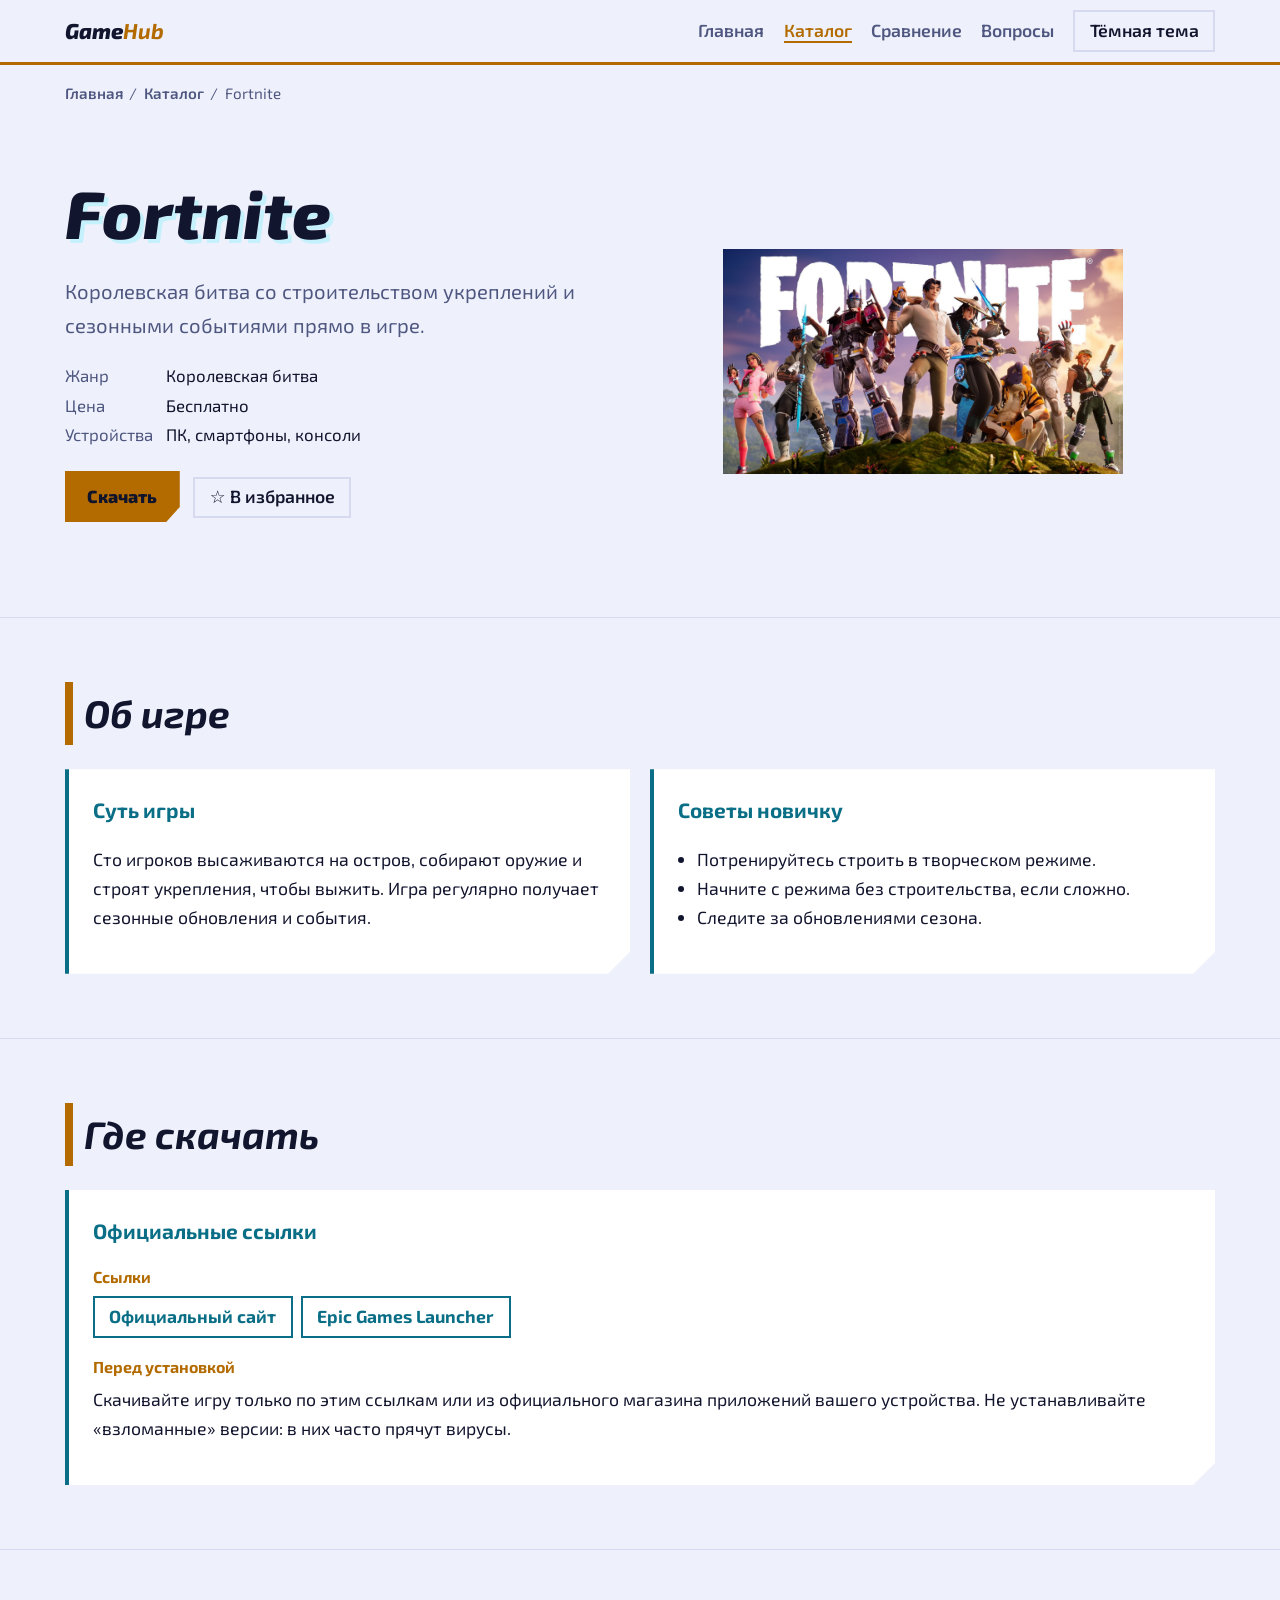
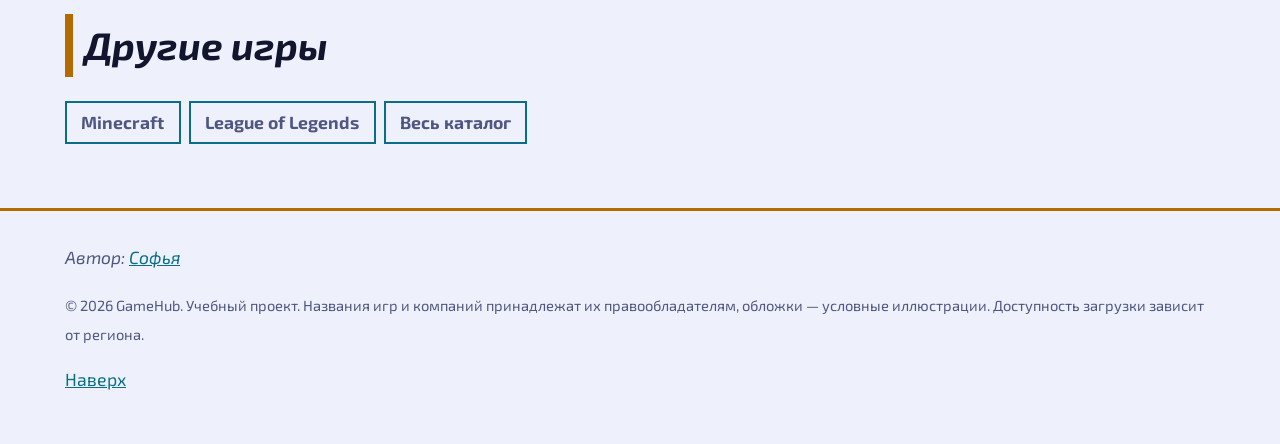
<file: fortnite.html>
<!DOCTYPE html>
<html lang="ru">
<head>
<meta charset="utf-8">
<meta name="viewport" content="width=device-width, initial-scale=1">
<meta name="description" content="Fortnite: Королевская битва со строительством укреплений и сезонными событиями прямо в игре. Официальные ссылки на скачивание.">
<meta name="theme-color" content="#10142b">
<title>Fortnite: описание и где скачать — GameHub</title>
<link rel="icon" href="images/hero.jpg" type="image/jpg+xml">
<link rel="preconnect" href="https://fonts.googleapis.com">
<link rel="preconnect" href="https://fonts.gstatic.com" crossorigin>
<link rel="stylesheet" href="https://fonts.googleapis.com/css2?family=Exo+2:ital,wght@0,400;0,600;0,800;1,800&amp;display=swap">
<link rel="stylesheet" href="style.css">
<script src="script.js" defer></script>
</head>
<body id="top">
<a class="skip" href="#main">Перейти к содержимому</a>
<header class="site"><div class="wrap bar">
<a class="logo" href="index.html">Game<b>Hub</b></a>
<button class="chip menu-btn" type="button" aria-expanded="false" aria-controls="nav">Меню</button>
<nav id="nav" aria-label="Основная навигация"><ul><li><a href="index.html">Главная</a></li><li><a href="games.html" aria-current="page">Каталог</a></li><li><a href="compare.html">Сравнение</a></li><li><a href="faq.html">Вопросы</a></li></ul></nav>
<button class="chip theme-btn" type="button" aria-pressed="false">Светлая тема</button>
</div></header>
<main id="main">
<div class="wrap pagehead"><nav aria-label="Хлебные крошки"><ol class="crumbs"><li><a href="index.html">Главная</a></li><li><a href="games.html">Каталог</a></li><li aria-current="page">Fortnite</li></ol></nav></div>
<div class="hero wrap"><div><h1>Fortnite</h1><p class="lead">Королевская битва со строительством укреплений и сезонными событиями прямо в игре.</p><dl class="facts"><dt>Жанр</dt><dd>Королевская битва</dd><dt>Цена</dt><dd>Бесплатно</dd><dt>Устройства</dt><dd>ПК, смартфоны, консоли</dd></dl><p><a class="btn" href="#download">Скачать</a> <button class="chip fav" type="button" data-id="fortnite" aria-pressed="false">☆ В избранное</button></p></div>
<figure><img src="images/fortnite.jpg" width="400" height="225" alt="Условная обложка Fortnite"></figure></div>
<section class="block" id="about" aria-labelledby="h-about"><div class="wrap"><h2 id="h-about">Об игре</h2><div class="grid">
<article class="card"><h3>Суть игры</h3><p>Сто игроков высаживаются на остров, собирают оружие и строят укрепления, чтобы выжить. Игра регулярно получает сезонные обновления и события.</p></article>
<article class="card"><h3>Советы новичку</h3><ul><li>Потренируйтесь строить в творческом режиме.</li><li>Начните с режима без строительства, если сложно.</li><li>Следите за обновлениями сезона.</li></ul></article>
</div></div></section>
<section class="block" id="download" aria-labelledby="h-dl"><div class="wrap"><h2 id="h-dl">Где скачать</h2>
<article class="card"><h3>Официальные ссылки</h3><section><h4>Ссылки</h4><ul class="dl"><li><a href="https://www.fortnite.com/" target="_blank" rel="noopener noreferrer">Официальный сайт</a></li><li><a href="https://store.epicgames.com/download" target="_blank" rel="noopener noreferrer">Epic Games Launcher</a></li></ul></section>
<section><h4>Перед установкой</h4><p>Скачивайте игру только по этим ссылкам или из официального магазина приложений вашего устройства. Не устанавливайте «взломанные» версии: в них часто прячут вирусы.</p></section></article>
</div></section>
<section class="block" aria-labelledby="h-more"><div class="wrap"><h2 id="h-more">Другие игры</h2><nav aria-label="Другие игры"><ul class="dl"><li><a href="minecraft.html">Minecraft</a></li><li><a href="lol.html">League of Legends</a></li><li><a href="games.html">Весь каталог</a></li></ul></nav></div></section>
</main>
<footer><div class="wrap">
<address>Автор: <a href="mailto:davydovasona82@gmail.com">Софья</a></address>
<p><small>© 2026 GameHub. Учебный проект. Названия игр и компаний принадлежат их правообладателям, обложки — условные иллюстрации. Доступность загрузки зависит от региона.</small></p>
<p><a href="#top">Наверх</a></p>
</div></footer>
</body>
</html>
</file>
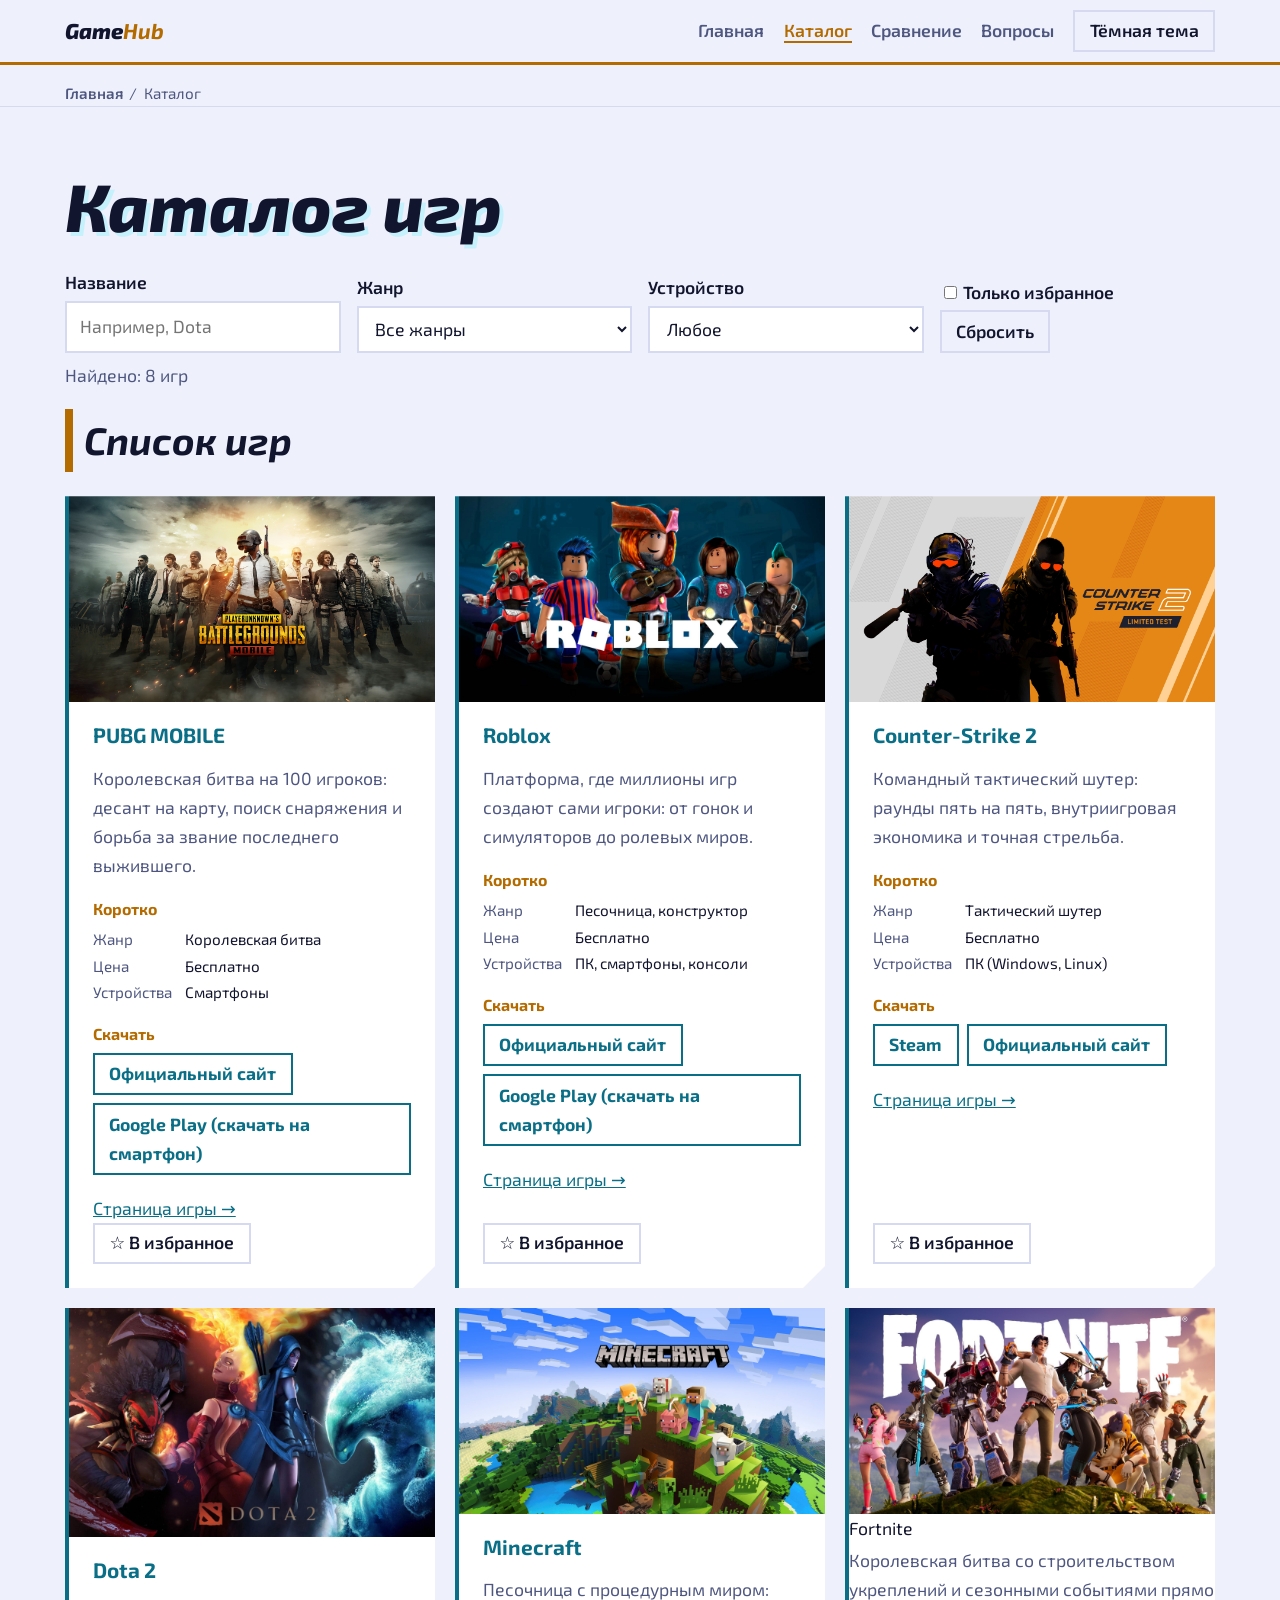
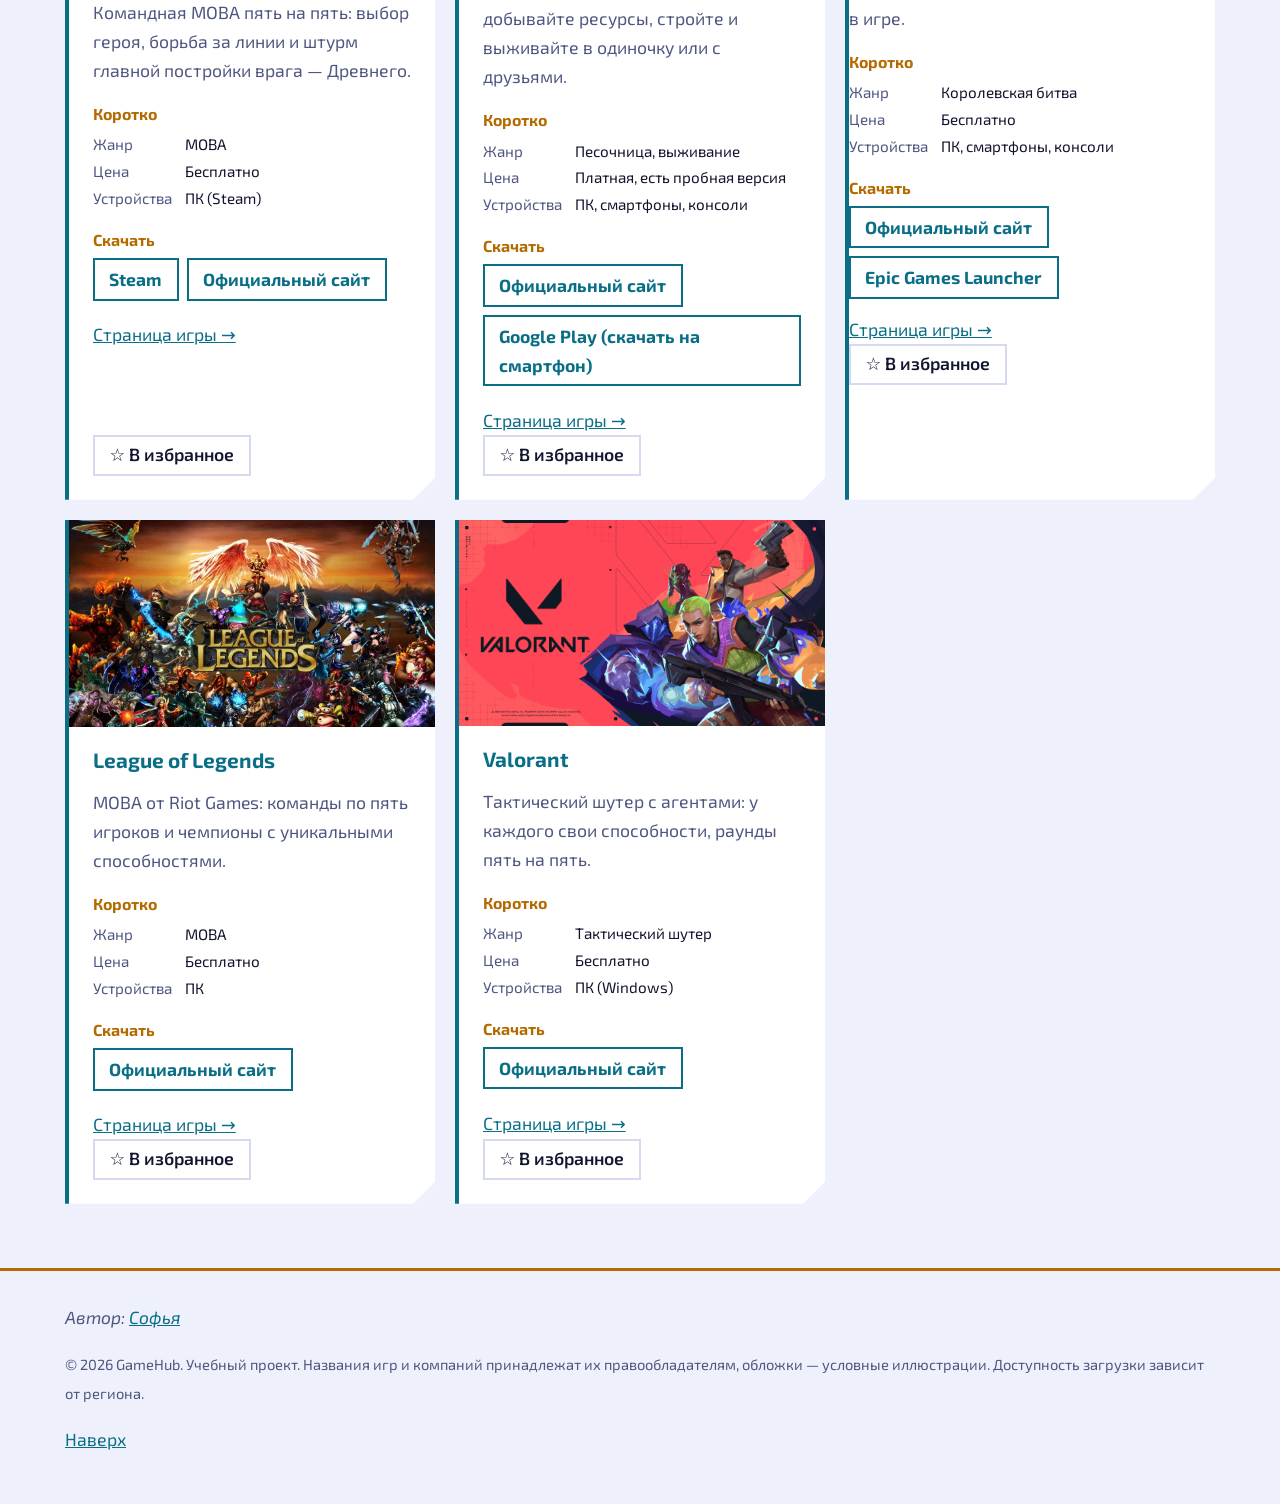
<file: games.html>
<!DOCTYPE html>
<html lang="ru">
<head>
<meta charset="utf-8">
<meta name="viewport" content="width=device-width, initial-scale=1">
<meta name="description" content="Каталог самых популярных игр с поиском по названию, жанру и устройству и официальными ссылками на скачивание.">
<meta name="theme-color" content="#10142b">
<title>Каталог игр: поиск и фильтры — GameHub</title>
<link rel="icon" href="images/hero.jpg" type="image/jpg+xml">
<link rel="preconnect" href="https://fonts.googleapis.com">
<link rel="preconnect" href="https://fonts.gstatic.com" crossorigin>
<link rel="stylesheet" href="https://fonts.googleapis.com/css2?family=Exo+2:ital,wght@0,400;0,600;0,800;1,800&amp;display=swap">
<link rel="stylesheet" href="style.css">
<script src="script.js" defer></script>
</head>
<body id="top">
<a class="skip" href="#main">Перейти к содержимому</a>
<header class="site"><div class="wrap bar">
<a class="logo" href="index.html">Game<b>Hub</b></a>
<button class="chip menu-btn" type="button" aria-expanded="false" aria-controls="nav">Меню</button>
<nav id="nav" aria-label="Основная навигация"><ul><li><a href="index.html">Главная</a></li><li><a href="games.html" aria-current="page">Каталог</a></li><li><a href="compare.html">Сравнение</a></li><li><a href="faq.html">Вопросы</a></li></ul></nav>
<button class="chip theme-btn" type="button" aria-pressed="false">Светлая тема</button>
</div></header>
<main id="main">
<div class="wrap pagehead"><nav aria-label="Хлебные крошки"><ol class="crumbs"><li><a href="index.html">Главная</a></li><li aria-current="page">Каталог</li></ol></nav></div>
<section class="block" aria-labelledby="h-cat"><div class="wrap"><h1 id="h-cat">Каталог игр</h1>
<form id="filters" class="filters" role="search" aria-label="Поиск по каталогу игр">
<div><label for="q">Название</label><input id="q" name="q" type="search" placeholder="Например, Dota" autocomplete="off"></div>
<div><label for="genre">Жанр</label><select id="genre" name="genre"><option value="">Все жанры</option><option value="shooter">Шутер</option><option value="royale">Королевская битва</option><option value="moba">MOBA</option><option value="sandbox">Песочница</option></select></div>
<div><label for="platform">Устройство</label><select id="platform" name="platform"><option value="">Любое</option><option value="pc">Компьютер</option><option value="mobile">Смартфон</option><option value="console">Консоль</option></select></div>
<div><label><input type="checkbox" name="fav">Только избранное</label><button class="chip" type="reset">Сбросить</button></div></form>
<p id="count" aria-live="polite"></p><p id="empty" hidden>Ничего не найдено. Измените запрос или сбросьте фильтры.</p>
<h2 id="h-list">Список игр</h2>
<div class="grid">
<article class="card game" data-id="pubg" data-name="PUBG MOBILE" data-genre="royale" data-platform="mobile">
<figure><img src="images/pubg-mobile.jpg" width="400" height="225" alt="Условная обложка PUBG MOBILE"></figure>
<h3><a href="pubg.html">PUBG MOBILE</a></h3>
<p>Королевская битва на 100 игроков: десант на карту, поиск снаряжения и борьба за звание последнего выжившего.</p>
<section><h4>Коротко</h4><dl class="facts"><dt>Жанр</dt><dd>Королевская битва</dd><dt>Цена</dt><dd>Бесплатно</dd><dt>Устройства</dt><dd>Смартфоны</dd></dl></section>
<section><h4>Скачать</h4><ul class="dl"><li><a href="https://www.pubgmobile.com/" target="_blank" rel="noopener noreferrer">Официальный сайт</a></li><li><a href="https://play.google.com/store/apps/details?id=com.tencent.ig" target="_blank" rel="noopener noreferrer">Google Play (скачать на смартфон)</a></li></ul></section>
<p class="more"><a href="pubg.html">Страница игры →</a></p>
<button class="chip fav" type="button" data-id="pubg" aria-pressed="false">☆ В избранное</button>
</article>
<article class="card game" data-id="roblox" data-name="Roblox" data-genre="sandbox" data-platform="pc mobile console">
<figure><img src="images/robloks.jpg" width="400" height="225" alt="Условная обложка Roblox"></figure>
<h3><a href="roblox.html">Roblox</a></h3>
<p>Платформа, где миллионы игр создают сами игроки: от гонок и симуляторов до ролевых миров.</p>
<section><h4>Коротко</h4><dl class="facts"><dt>Жанр</dt><dd>Песочница, конструктор</dd><dt>Цена</dt><dd>Бесплатно</dd><dt>Устройства</dt><dd>ПК, смартфоны, консоли</dd></dl></section>
<section><h4>Скачать</h4><ul class="dl"><li><a href="https://www.roblox.com/download" target="_blank" rel="noopener noreferrer">Официальный сайт</a></li><li><a href="https://play.google.com/store/apps/details?id=com.roblox.client" target="_blank" rel="noopener noreferrer">Google Play (скачать на смартфон)</a></li></ul></section>
<p class="more"><a href="roblox.html">Страница игры →</a></p>
<button class="chip fav" type="button" data-id="roblox" aria-pressed="false">☆ В избранное</button>
</article>
<article class="card game" data-id="cs2" data-name="Counter-Strike 2" data-genre="shooter" data-platform="pc">
<figure><img src="images/cs2.jpg" width="400" height="225" alt="Условная обложка Counter-Strike 2"></figure>
<h3><a href="cs2.html">Counter-Strike 2</a></h3>
<p>Командный тактический шутер: раунды пять на пять, внутриигровая экономика и точная стрельба.</p>
<section><h4>Коротко</h4><dl class="facts"><dt>Жанр</dt><dd>Тактический шутер</dd><dt>Цена</dt><dd>Бесплатно</dd><dt>Устройства</dt><dd>ПК (Windows, Linux)</dd></dl></section>
<section><h4>Скачать</h4><ul class="dl"><li><a href="https://store.steampowered.com/app/730/CounterStrike_2/" target="_blank" rel="noopener noreferrer">Steam</a></li><li><a href="https://www.counter-strike.net/" target="_blank" rel="noopener noreferrer">Официальный сайт</a></li></ul></section>
<p class="more"><a href="cs2.html">Страница игры →</a></p>
<button class="chip fav" type="button" data-id="cs2" aria-pressed="false">☆ В избранное</button>
</article>
<article class="card game" data-id="dota2" data-name="Dota 2" data-genre="moba" data-platform="pc">
<figure><img src="images/dota.jpg" width="400" height="225" alt="Условная обложка Dota 2"></figure>
<h3><a href="dota2.html">Dota 2</a></h3>
<p>Командная MOBA пять на пять: выбор героя, борьба за линии и штурм главной постройки врага — Древнего.</p>
<section><h4>Коротко</h4><dl class="facts"><dt>Жанр</dt><dd>MOBA</dd><dt>Цена</dt><dd>Бесплатно</dd><dt>Устройства</dt><dd>ПК (Steam)</dd></dl></section>
<section><h4>Скачать</h4><ul class="dl"><li><a href="https://store.steampowered.com/app/570/Dota_2/" target="_blank" rel="noopener noreferrer">Steam</a></li><li><a href="https://www.dota2.com/" target="_blank" rel="noopener noreferrer">Официальный сайт</a></li></ul></section>
<p class="more"><a href="dota2.html">Страница игры →</a></p>
<button class="chip fav" type="button" data-id="dota2" aria-pressed="false">☆ В избранное</button>
</article>
<article class="card game" data-id="minecraft" data-name="Minecraft" data-genre="sandbox" data-platform="pc mobile console">
<figure><img src="images/minecraft.jpg" width="400" height="225" alt="Условная обложка Minecraft"></figure>
<h3><a href="minecraft.html">Minecraft</a></h3>
<p>Песочница с процедурным миром: добывайте ресурсы, стройте и выживайте в одиночку или с друзьями.</p>
<section><h4>Коротко</h4><dl class="facts"><dt>Жанр</dt><dd>Песочница, выживание</dd><dt>Цена</dt><dd>Платная, есть пробная версия</dd><dt>Устройства</dt><dd>ПК, смартфоны, консоли</dd></dl></section>
<section><h4>Скачать</h4><ul class="dl"><li><a href="https://www.minecraft.net/download" target="_blank" rel="noopener noreferrer">Официальный сайт</a></li><li><a href="https://play.google.com/store/apps/details?id=com.mojang.minecraftpe" target="_blank" rel="noopener noreferrer">Google Play (скачать на смартфон)</a></li></ul></section>
<p class="more"><a href="minecraft.html">Страница игры →</a></p>
<button class="chip fav" type="button" data-id="minecraft" aria-pressed="false">☆ В избранное</button>
</article>
<article class="card game" data-id="fortnite" data-name="Fortnite" data-genre="royale" data-platform="pc mobile console">
<figure><img src="images/fortnite.jpg" width="400" height="225" alt="Условная обложка Fortnite></figure>
<h3><a href="fortnite.html">Fortnite</a></h3>
<p>Королевская битва со строительством укреплений и сезонными событиями прямо в игре.</p>
<section><h4>Коротко</h4><dl class="facts"><dt>Жанр</dt><dd>Королевская битва</dd><dt>Цена</dt><dd>Бесплатно</dd><dt>Устройства</dt><dd>ПК, смартфоны, консоли</dd></dl></section>
<section><h4>Скачать</h4><ul class="dl"><li><a href="https://www.fortnite.com/" target="_blank" rel="noopener noreferrer">Официальный сайт</a></li><li><a href="https://store.epicgames.com/download" target="_blank" rel="noopener noreferrer">Epic Games Launcher</a></li></ul></section>
<p class="more"><a href="fortnite.html">Страница игры →</a></p>
<button class="chip fav" type="button" data-id="fortnite" aria-pressed="false">☆ В избранное</button>
</article>
<article class="card game" data-id="lol" data-name="League of Legends" data-genre="moba" data-platform="pc">
<figure><img src="images/lol.jpg" width="400" height="225" alt="Условная обложка League of Legends"></figure>
<h3><a href="lol.html">League of Legends</a></h3>
<p>MOBA от Riot Games: команды по пять игроков и чемпионы с уникальными способностями.</p>
<section><h4>Коротко</h4><dl class="facts"><dt>Жанр</dt><dd>MOBA</dd><dt>Цена</dt><dd>Бесплатно</dd><dt>Устройства</dt><dd>ПК</dd></dl></section>
<section><h4>Скачать</h4><ul class="dl"><li><a href="https://www.leagueoflegends.com/" target="_blank" rel="noopener noreferrer">Официальный сайт</a></li></ul></section>
<p class="more"><a href="lol.html">Страница игры →</a></p>
<button class="chip fav" type="button" data-id="lol" aria-pressed="false">☆ В избранное</button>
</article>
<article class="card game" data-id="valorant" data-name="Valorant" data-genre="shooter" data-platform="pc">
<figure><img src="images/valorant.jpg" width="400" height="225" alt="Условная обложка Valorant"></figure>
<h3><a href="valorant.html">Valorant</a></h3>
<p>Тактический шутер с агентами: у каждого свои способности, раунды пять на пять.</p>
<section><h4>Коротко</h4><dl class="facts"><dt>Жанр</dt><dd>Тактический шутер</dd><dt>Цена</dt><dd>Бесплатно</dd><dt>Устройства</dt><dd>ПК (Windows)</dd></dl></section>
<section><h4>Скачать</h4><ul class="dl"><li><a href="https://playvalorant.com/" target="_blank" rel="noopener noreferrer">Официальный сайт</a></li></ul></section>
<p class="more"><a href="valorant.html">Страница игры →</a></p>
<button class="chip fav" type="button" data-id="valorant" aria-pressed="false">☆ В избранное</button>
</article>
</div></div></section>
</main>
<footer><div class="wrap">
<address>Автор: <a href="mailto:davydovasona82@gmail.com">Софья</a></address>
<p><small>© 2026 GameHub. Учебный проект. Названия игр и компаний принадлежат их правообладателям, обложки — условные иллюстрации. Доступность загрузки зависит от региона.</small></p>
<p><a href="#top">Наверх</a></p>
</div></footer>
</body>
</html>
</file>
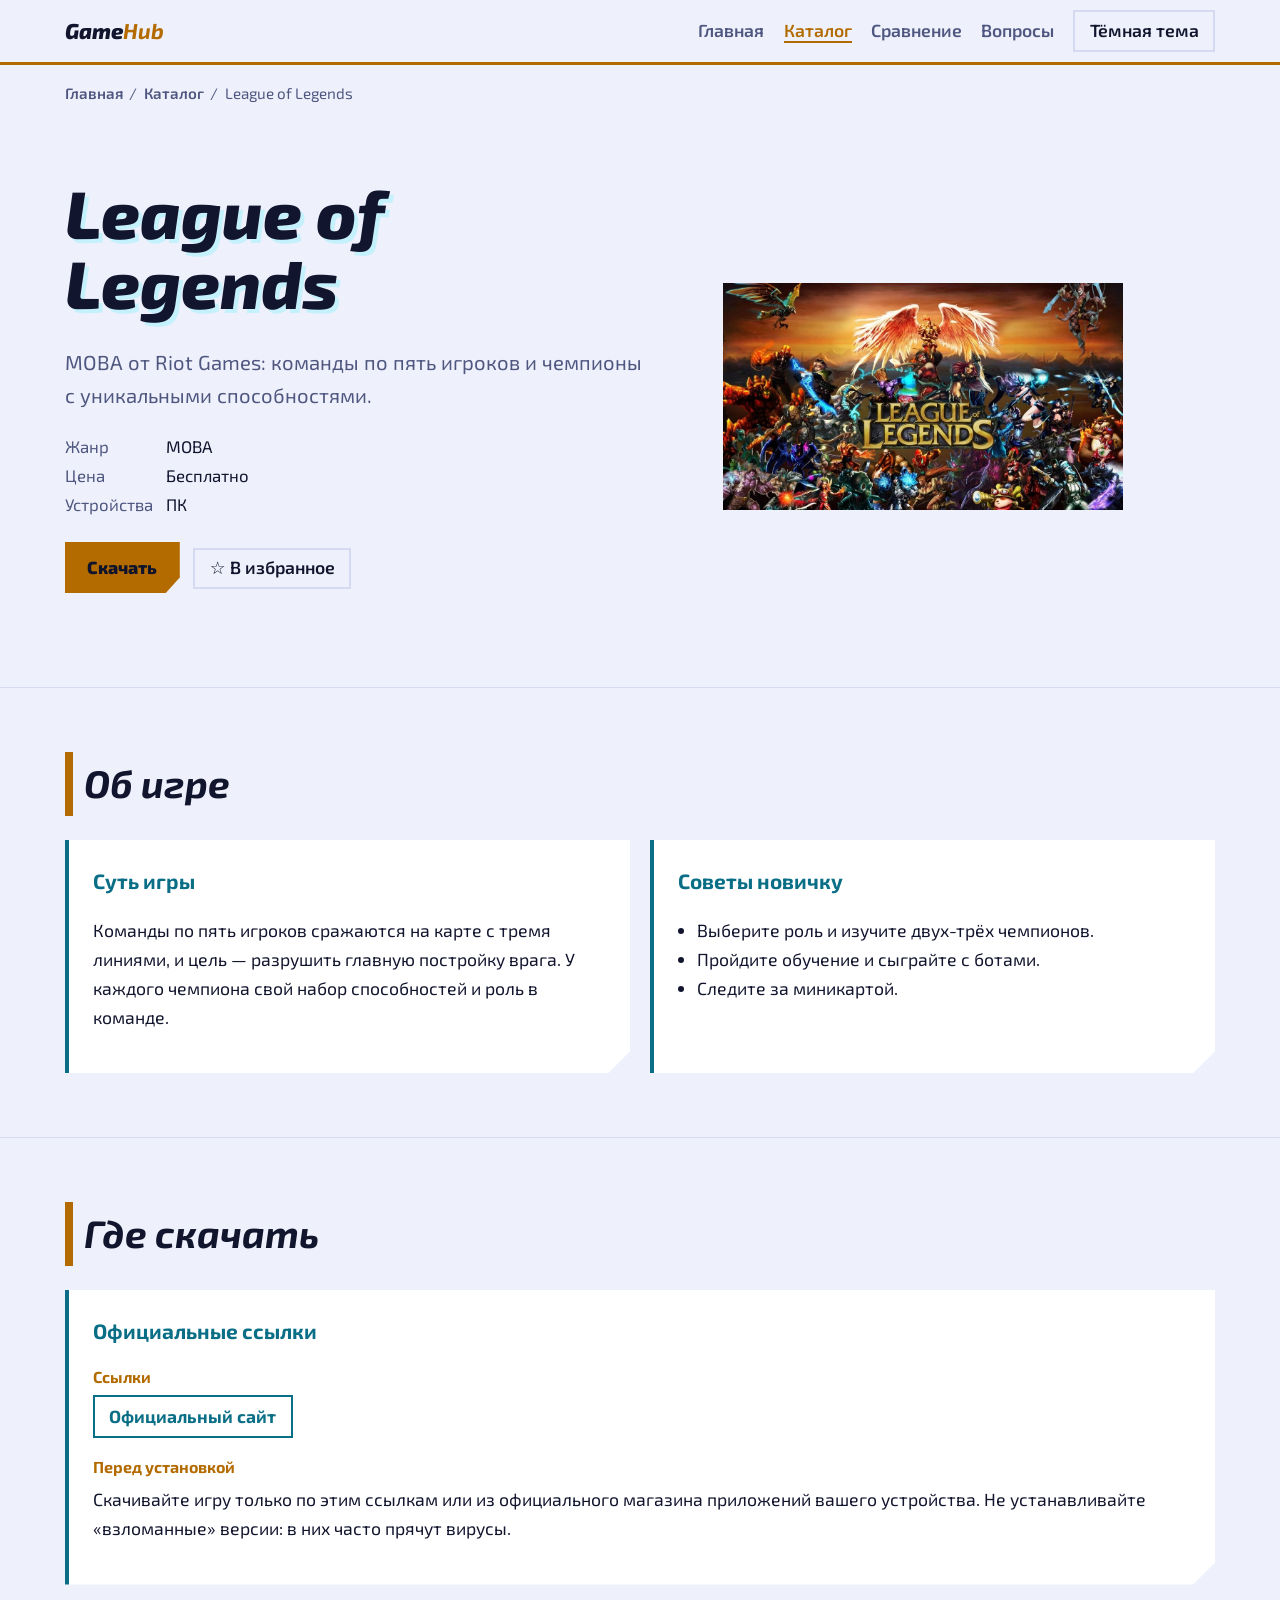
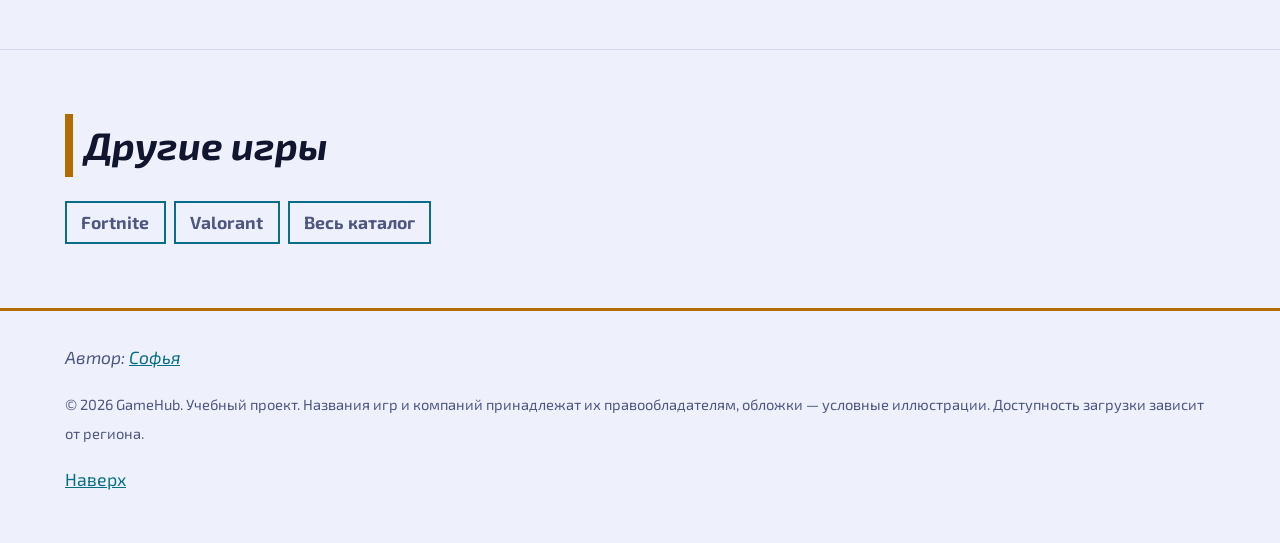
<file: lol.html>
<!DOCTYPE html>
<html lang="ru">
<head>
<meta charset="utf-8">
<meta name="viewport" content="width=device-width, initial-scale=1">
<meta name="description" content="League of Legends: MOBA от Riot Games: команды по пять игроков и чемпионы с уникальными способностями. Официальные ссылки на скачивание.">
<meta name="theme-color" content="#10142b">
<title>League of Legends: описание и где скачать — GameHub</title>
<link rel="icon" href="images/hero.jpg" type="image/jpg+xml">
<link rel="preconnect" href="https://fonts.googleapis.com">
<link rel="preconnect" href="https://fonts.gstatic.com" crossorigin>
<link rel="stylesheet" href="https://fonts.googleapis.com/css2?family=Exo+2:ital,wght@0,400;0,600;0,800;1,800&amp;display=swap">
<link rel="stylesheet" href="style.css">
<script src="script.js" defer></script>
</head>
<body id="top">
<a class="skip" href="#main">Перейти к содержимому</a>
<header class="site"><div class="wrap bar">
<a class="logo" href="index.html">Game<b>Hub</b></a>
<button class="chip menu-btn" type="button" aria-expanded="false" aria-controls="nav">Меню</button>
<nav id="nav" aria-label="Основная навигация"><ul><li><a href="index.html">Главная</a></li><li><a href="games.html" aria-current="page">Каталог</a></li><li><a href="compare.html">Сравнение</a></li><li><a href="faq.html">Вопросы</a></li></ul></nav>
<button class="chip theme-btn" type="button" aria-pressed="false">Светлая тема</button>
</div></header>
<main id="main">
<div class="wrap pagehead"><nav aria-label="Хлебные крошки"><ol class="crumbs"><li><a href="index.html">Главная</a></li><li><a href="games.html">Каталог</a></li><li aria-current="page">League of Legends</li></ol></nav></div>
<div class="hero wrap"><div><h1>League of Legends</h1><p class="lead">MOBA от Riot Games: команды по пять игроков и чемпионы с уникальными способностями.</p><dl class="facts"><dt>Жанр</dt><dd>MOBA</dd><dt>Цена</dt><dd>Бесплатно</dd><dt>Устройства</dt><dd>ПК</dd></dl><p><a class="btn" href="#download">Скачать</a> <button class="chip fav" type="button" data-id="lol" aria-pressed="false">☆ В избранное</button></p></div>
<figure><img src="images/lol.jpg" width="400" height="225" alt="Условная обложка League of Legends"></figure></div>
<section class="block" id="about" aria-labelledby="h-about"><div class="wrap"><h2 id="h-about">Об игре</h2><div class="grid">
<article class="card"><h3>Суть игры</h3><p>Команды по пять игроков сражаются на карте с тремя линиями, и цель — разрушить главную постройку врага. У каждого чемпиона свой набор способностей и роль в команде.</p></article>
<article class="card"><h3>Советы новичку</h3><ul><li>Выберите роль и изучите двух-трёх чемпионов.</li><li>Пройдите обучение и сыграйте с ботами.</li><li>Следите за миникартой.</li></ul></article>
</div></div></section>
<section class="block" id="download" aria-labelledby="h-dl"><div class="wrap"><h2 id="h-dl">Где скачать</h2>
<article class="card"><h3>Официальные ссылки</h3><section><h4>Ссылки</h4><ul class="dl"><li><a href="https://www.leagueoflegends.com/" target="_blank" rel="noopener noreferrer">Официальный сайт</a></li></ul></section>
<section><h4>Перед установкой</h4><p>Скачивайте игру только по этим ссылкам или из официального магазина приложений вашего устройства. Не устанавливайте «взломанные» версии: в них часто прячут вирусы.</p></section></article>
</div></section>
<section class="block" aria-labelledby="h-more"><div class="wrap"><h2 id="h-more">Другие игры</h2><nav aria-label="Другие игры"><ul class="dl"><li><a href="fortnite.html">Fortnite</a></li><li><a href="valorant.html">Valorant</a></li><li><a href="games.html">Весь каталог</a></li></ul></nav></div></section>
</main>
<footer><div class="wrap">
<address>Автор: <a href="mailto:davydovasona82@gmail.com">Софья</a></address>
<p><small>© 2026 GameHub. Учебный проект. Названия игр и компаний принадлежат их правообладателям, обложки — условные иллюстрации. Доступность загрузки зависит от региона.</small></p>
<p><a href="#top">Наверх</a></p>
</div></footer>
</body>
</html>
</file>
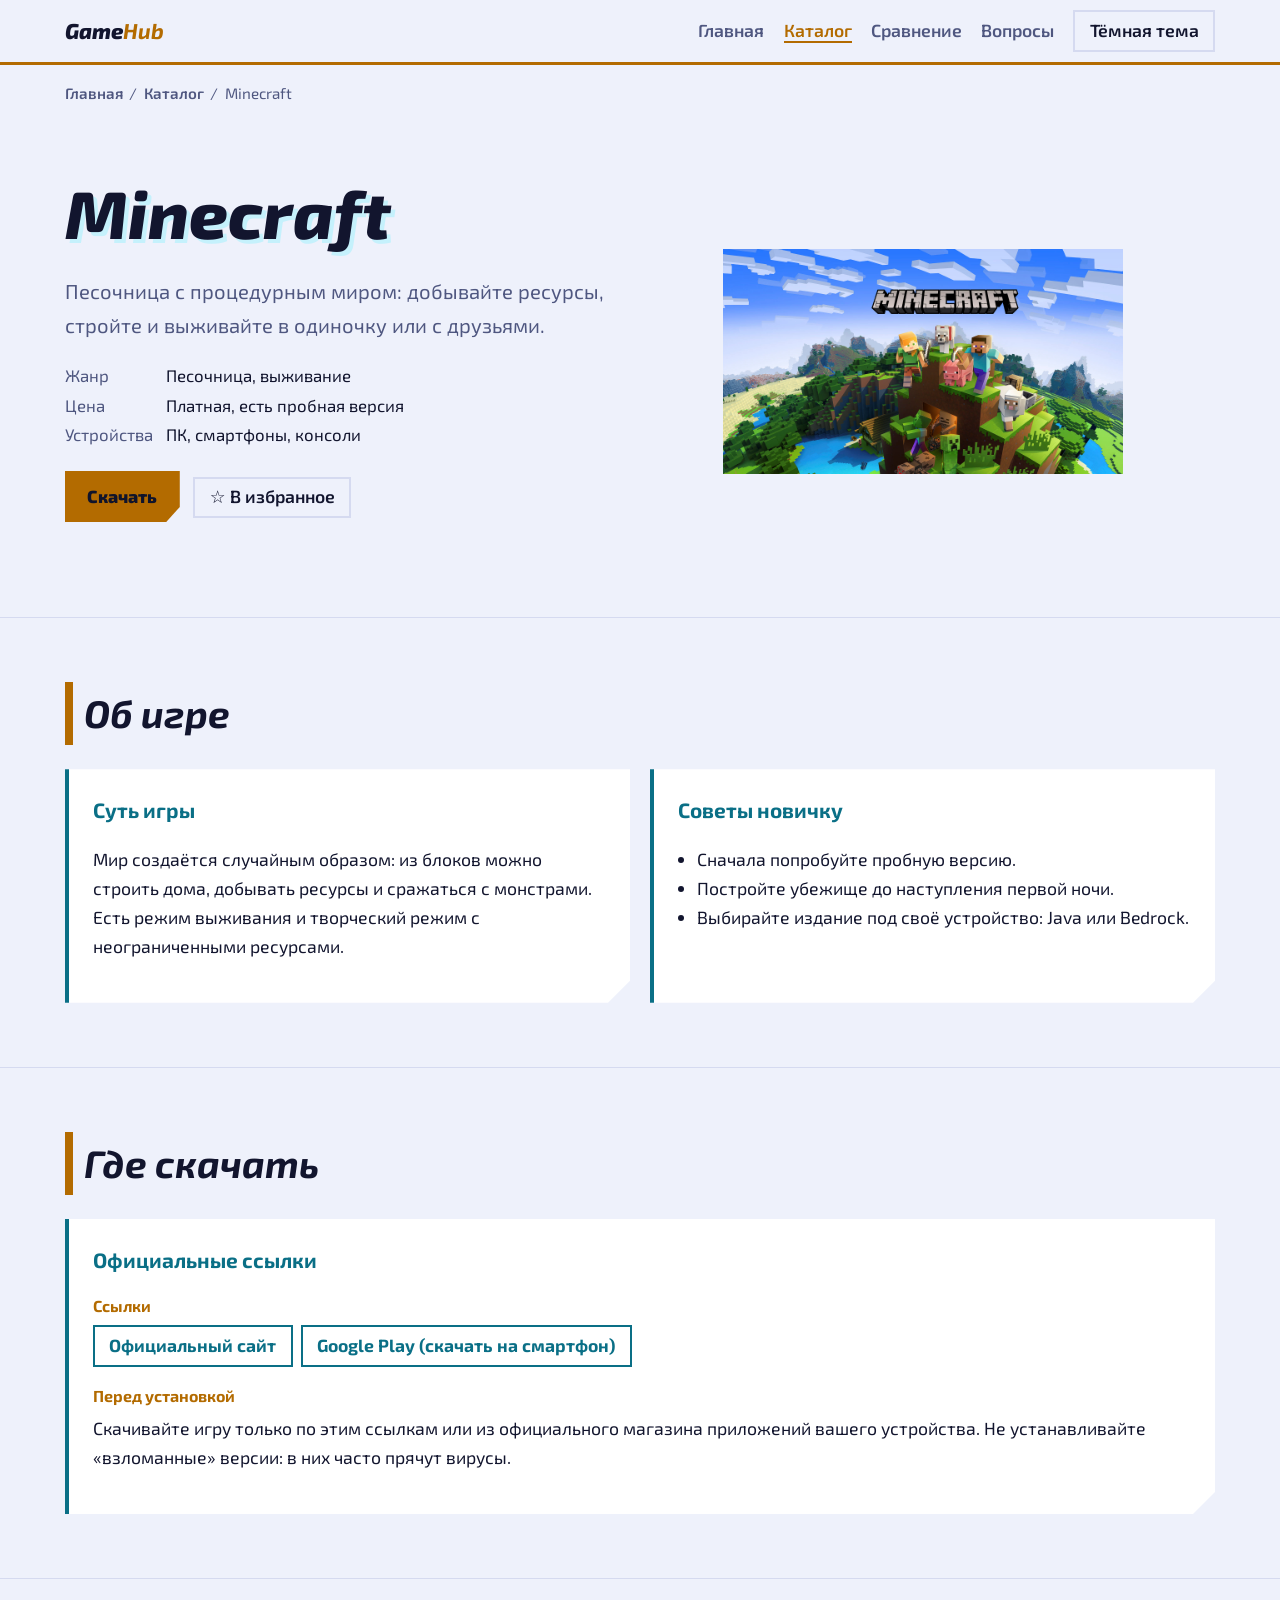
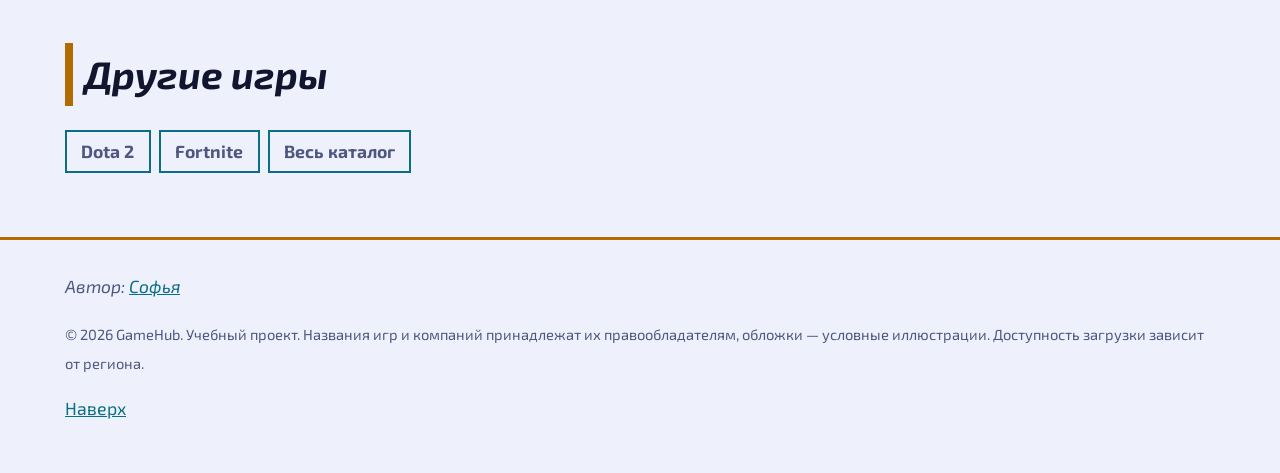
<file: minecraft.html>
<!DOCTYPE html>
<html lang="ru">
<head>
<meta charset="utf-8">
<meta name="viewport" content="width=device-width, initial-scale=1">
<meta name="description" content="Minecraft: Песочница с процедурным миром: добывайте ресурсы, стройте и выживайте в одиночку или с друзьями. Официальные ссылки на скачивание.">
<meta name="theme-color" content="#10142b">
<title>Minecraft: описание и где скачать — GameHub</title>
<link rel="icon" href="images/hero.jpg" type="image/jpg+xml">
<link rel="preconnect" href="https://fonts.googleapis.com">
<link rel="preconnect" href="https://fonts.gstatic.com" crossorigin>
<link rel="stylesheet" href="https://fonts.googleapis.com/css2?family=Exo+2:ital,wght@0,400;0,600;0,800;1,800&amp;display=swap">
<link rel="stylesheet" href="style.css">
<script src="script.js" defer></script>
</head>
<body id="top">
<a class="skip" href="#main">Перейти к содержимому</a>
<header class="site"><div class="wrap bar">
<a class="logo" href="index.html">Game<b>Hub</b></a>
<button class="chip menu-btn" type="button" aria-expanded="false" aria-controls="nav">Меню</button>
<nav id="nav" aria-label="Основная навигация"><ul><li><a href="index.html">Главная</a></li><li><a href="games.html" aria-current="page">Каталог</a></li><li><a href="compare.html">Сравнение</a></li><li><a href="faq.html">Вопросы</a></li></ul></nav>
<button class="chip theme-btn" type="button" aria-pressed="false">Светлая тема</button>
</div></header>
<main id="main">
<div class="wrap pagehead"><nav aria-label="Хлебные крошки"><ol class="crumbs"><li><a href="index.html">Главная</a></li><li><a href="games.html">Каталог</a></li><li aria-current="page">Minecraft</li></ol></nav></div>
<div class="hero wrap"><div><h1>Minecraft</h1><p class="lead">Песочница с процедурным миром: добывайте ресурсы, стройте и выживайте в одиночку или с друзьями.</p><dl class="facts"><dt>Жанр</dt><dd>Песочница, выживание</dd><dt>Цена</dt><dd>Платная, есть пробная версия</dd><dt>Устройства</dt><dd>ПК, смартфоны, консоли</dd></dl><p><a class="btn" href="#download">Скачать</a> <button class="chip fav" type="button" data-id="minecraft" aria-pressed="false">☆ В избранное</button></p></div>
<figure><img src="images/minecraft.jpg" width="400" height="225" alt="Условная обложка Minecraft"></figure></div>
<section class="block" id="about" aria-labelledby="h-about"><div class="wrap"><h2 id="h-about">Об игре</h2><div class="grid">
<article class="card"><h3>Суть игры</h3><p>Мир создаётся случайным образом: из блоков можно строить дома, добывать ресурсы и сражаться с монстрами. Есть режим выживания и творческий режим с неограниченными ресурсами.</p></article>
<article class="card"><h3>Советы новичку</h3><ul><li>Сначала попробуйте пробную версию.</li><li>Постройте убежище до наступления первой ночи.</li><li>Выбирайте издание под своё устройство: Java или Bedrock.</li></ul></article>
</div></div></section>
<section class="block" id="download" aria-labelledby="h-dl"><div class="wrap"><h2 id="h-dl">Где скачать</h2>
<article class="card"><h3>Официальные ссылки</h3><section><h4>Ссылки</h4><ul class="dl"><li><a href="https://www.minecraft.net/download" target="_blank" rel="noopener noreferrer">Официальный сайт</a></li><li><a href="https://play.google.com/store/apps/..." target="_blank">Google Play (скачать на смартфон)</a></li></ul></section>
<section><h4>Перед установкой</h4><p>Скачивайте игру только по этим ссылкам или из официального магазина приложений вашего устройства. Не устанавливайте «взломанные» версии: в них часто прячут вирусы.</p></section></article>
</div></section>
<section class="block" aria-labelledby="h-more"><div class="wrap"><h2 id="h-more">Другие игры</h2><nav aria-label="Другие игры"><ul class="dl"><li><a href="dota2.html">Dota 2</a></li><li><a href="fortnite.html">Fortnite</a></li><li><a href="games.html">Весь каталог</a></li></ul></nav></div></section>
</main>
<footer><div class="wrap">
<address>Автор: <a href="mailto:davydovasona82@gmail.com">Софья</a></address>
<p><small>© 2026 GameHub. Учебный проект. Названия игр и компаний принадлежат их правообладателям, обложки — условные иллюстрации. Доступность загрузки зависит от региона.</small></p>
<p><a href="#top">Наверх</a></p>
</div></footer>
</body>
</html>
</file>
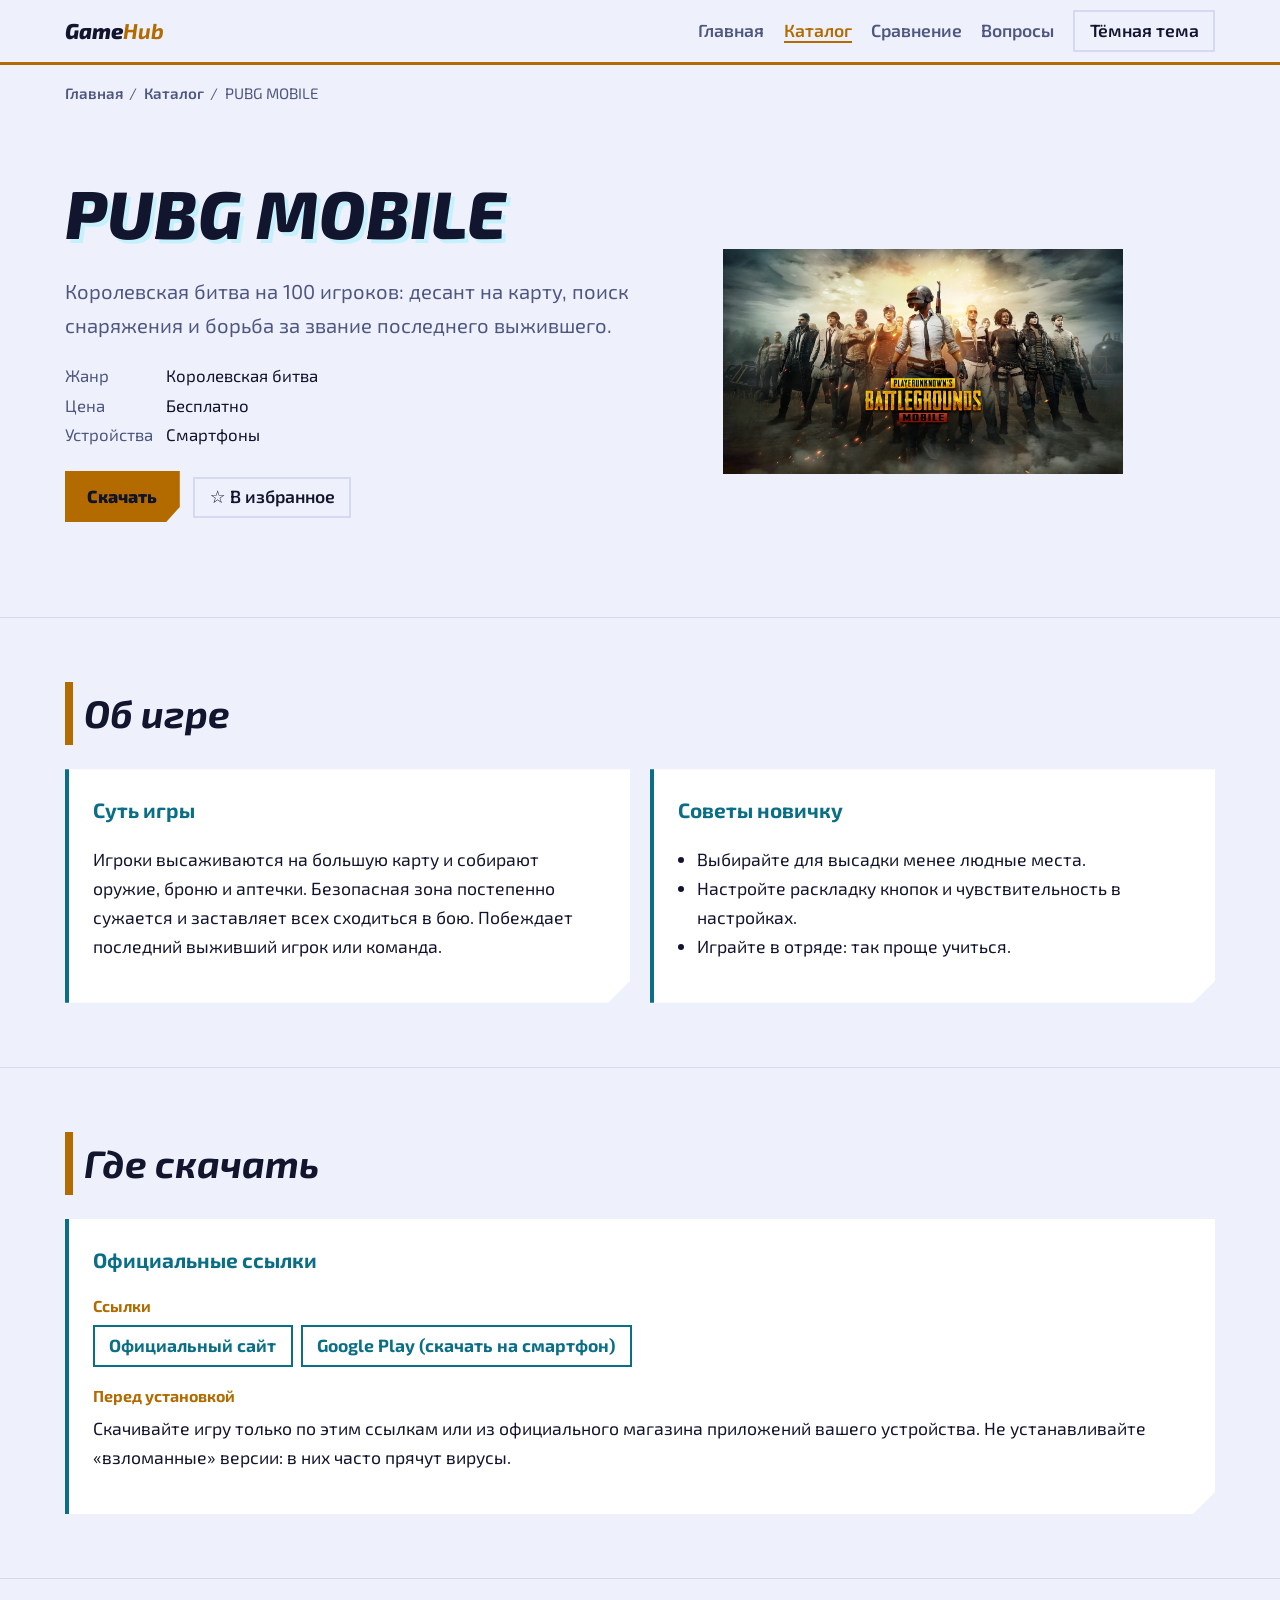
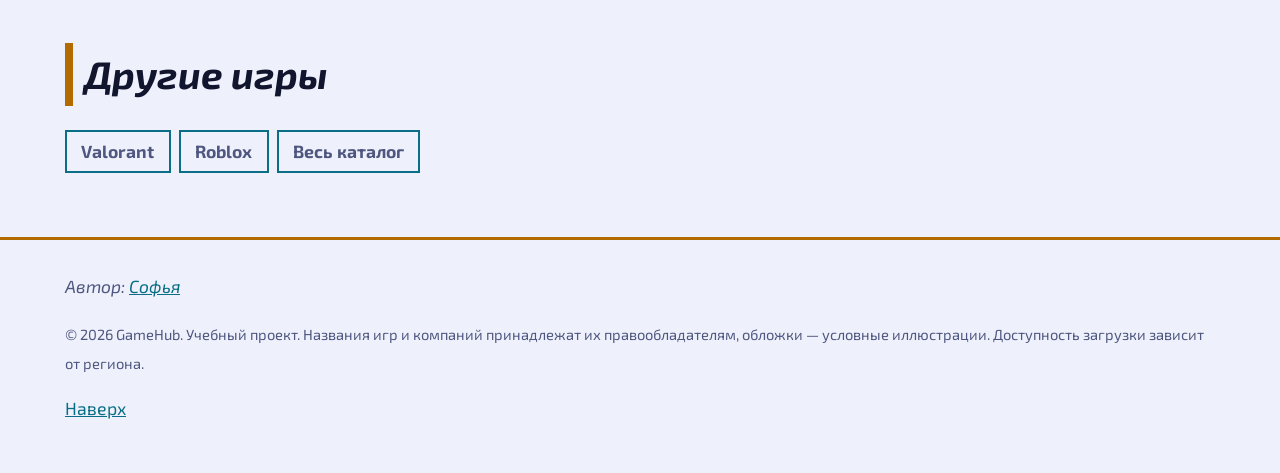
<file: pubg.html>
<!DOCTYPE html>
<html lang="ru">
<head>
<meta charset="utf-8">
<meta name="viewport" content="width=device-width, initial-scale=1">
<meta name="description" content="PUBG MOBILE: Королевская битва на 100 игроков: десант на карту, поиск снаряжения и борьба за звание последнего выжившего. Официальные ссылки на скачивание.">
<meta name="theme-color" content="#10142b">
<title>PUBG MOBILE: описание и где скачать — GameHub</title>
<link rel="icon" href="images/hero.jpg" type="image/jpg+xml">
<link rel="preconnect" href="https://fonts.googleapis.com">
<link rel="preconnect" href="https://fonts.gstatic.com" crossorigin>
<link rel="stylesheet" href="https://fonts.googleapis.com/css2?family=Exo+2:ital,wght@0,400;0,600;0,800;1,800&amp;display=swap">
<link rel="stylesheet" href="style.css">
<script src="script.js" defer></script>
</head>
<body id="top">
<a class="skip" href="#main">Перейти к содержимому</a>
<header class="site"><div class="wrap bar">
<a class="logo" href="index.html">Game<b>Hub</b></a>
<button class="chip menu-btn" type="button" aria-expanded="false" aria-controls="nav">Меню</button>
<nav id="nav" aria-label="Основная навигация"><ul><li><a href="index.html">Главная</a></li><li><a href="games.html" aria-current="page">Каталог</a></li><li><a href="compare.html">Сравнение</a></li><li><a href="faq.html">Вопросы</a></li></ul></nav>
<button class="chip theme-btn" type="button" aria-pressed="false">Светлая тема</button>
</div></header>
<main id="main">
<div class="wrap pagehead"><nav aria-label="Хлебные крошки"><ol class="crumbs"><li><a href="index.html">Главная</a></li><li><a href="games.html">Каталог</a></li><li aria-current="page">PUBG MOBILE</li></ol></nav></div>
<div class="hero wrap"><div><h1>PUBG MOBILE</h1><p class="lead">Королевская битва на 100 игроков: десант на карту, поиск снаряжения и борьба за звание последнего выжившего.</p><dl class="facts"><dt>Жанр</dt><dd>Королевская битва</dd><dt>Цена</dt><dd>Бесплатно</dd><dt>Устройства</dt><dd>Смартфоны</dd></dl><p><a class="btn" href="#download">Скачать</a> <button class="chip fav" type="button" data-id="pubg" aria-pressed="false">☆ В избранное</button></p></div>
<figure><img src="images/pubg-mobile.jpg" width="400" height="225" alt="Условная обложка PUBG MOBILE: цветной фон с буквами PM"></figure></div>
<section class="block" id="about" aria-labelledby="h-about"><div class="wrap"><h2 id="h-about">Об игре</h2><div class="grid">
<article class="card"><h3>Суть игры</h3><p>Игроки высаживаются на большую карту и собирают оружие, броню и аптечки. Безопасная зона постепенно сужается и заставляет всех сходиться в бою. Побеждает последний выживший игрок или команда.</p></article>
<article class="card"><h3>Советы новичку</h3><ul><li>Выбирайте для высадки менее людные места.</li><li>Настройте раскладку кнопок и чувствительность в настройках.</li><li>Играйте в отряде: так проще учиться.</li></ul></article>
</div></div></section>
<section class="block" id="download" aria-labelledby="h-dl"><div class="wrap"><h2 id="h-dl">Где скачать</h2>
<article class="card"><h3>Официальные ссылки</h3><section><h4>Ссылки</h4><ul class="dl"><li><a href="https://www.pubgmobile.com/" target="_blank" rel="noopener noreferrer">Официальный сайт</a></li><li><a href="https://play.google.com/store/apps/details?id=com.tencent.ig" target="_blank" rel="noopener noreferrer">Google Play (скачать на смартфон)</a></li></ul></section>
<section><h4>Перед установкой</h4><p>Скачивайте игру только по этим ссылкам или из официального магазина приложений вашего устройства. Не устанавливайте «взломанные» версии: в них часто прячут вирусы.</p></section></article>
</div></section>
<section class="block" aria-labelledby="h-more"><div class="wrap"><h2 id="h-more">Другие игры</h2><nav aria-label="Другие игры"><ul class="dl"><li><a href="valorant.html">Valorant</a></li><li><a href="roblox.html">Roblox</a></li><li><a href="games.html">Весь каталог</a></li></ul></nav></div></section>
</main>
<footer><div class="wrap">
<address>Автор: <a href="mailto:davydovasona82@gmail.com">Софья</a></address>
<p><small>© 2026 GameHub. Учебный проект. Названия игр и компаний принадлежат их правообладателям, обложки — условные иллюстрации. Доступность загрузки зависит от региона.</small></p>
<p><a href="#top">Наверх</a></p>
</div></footer>
</body>
</html>
</file>
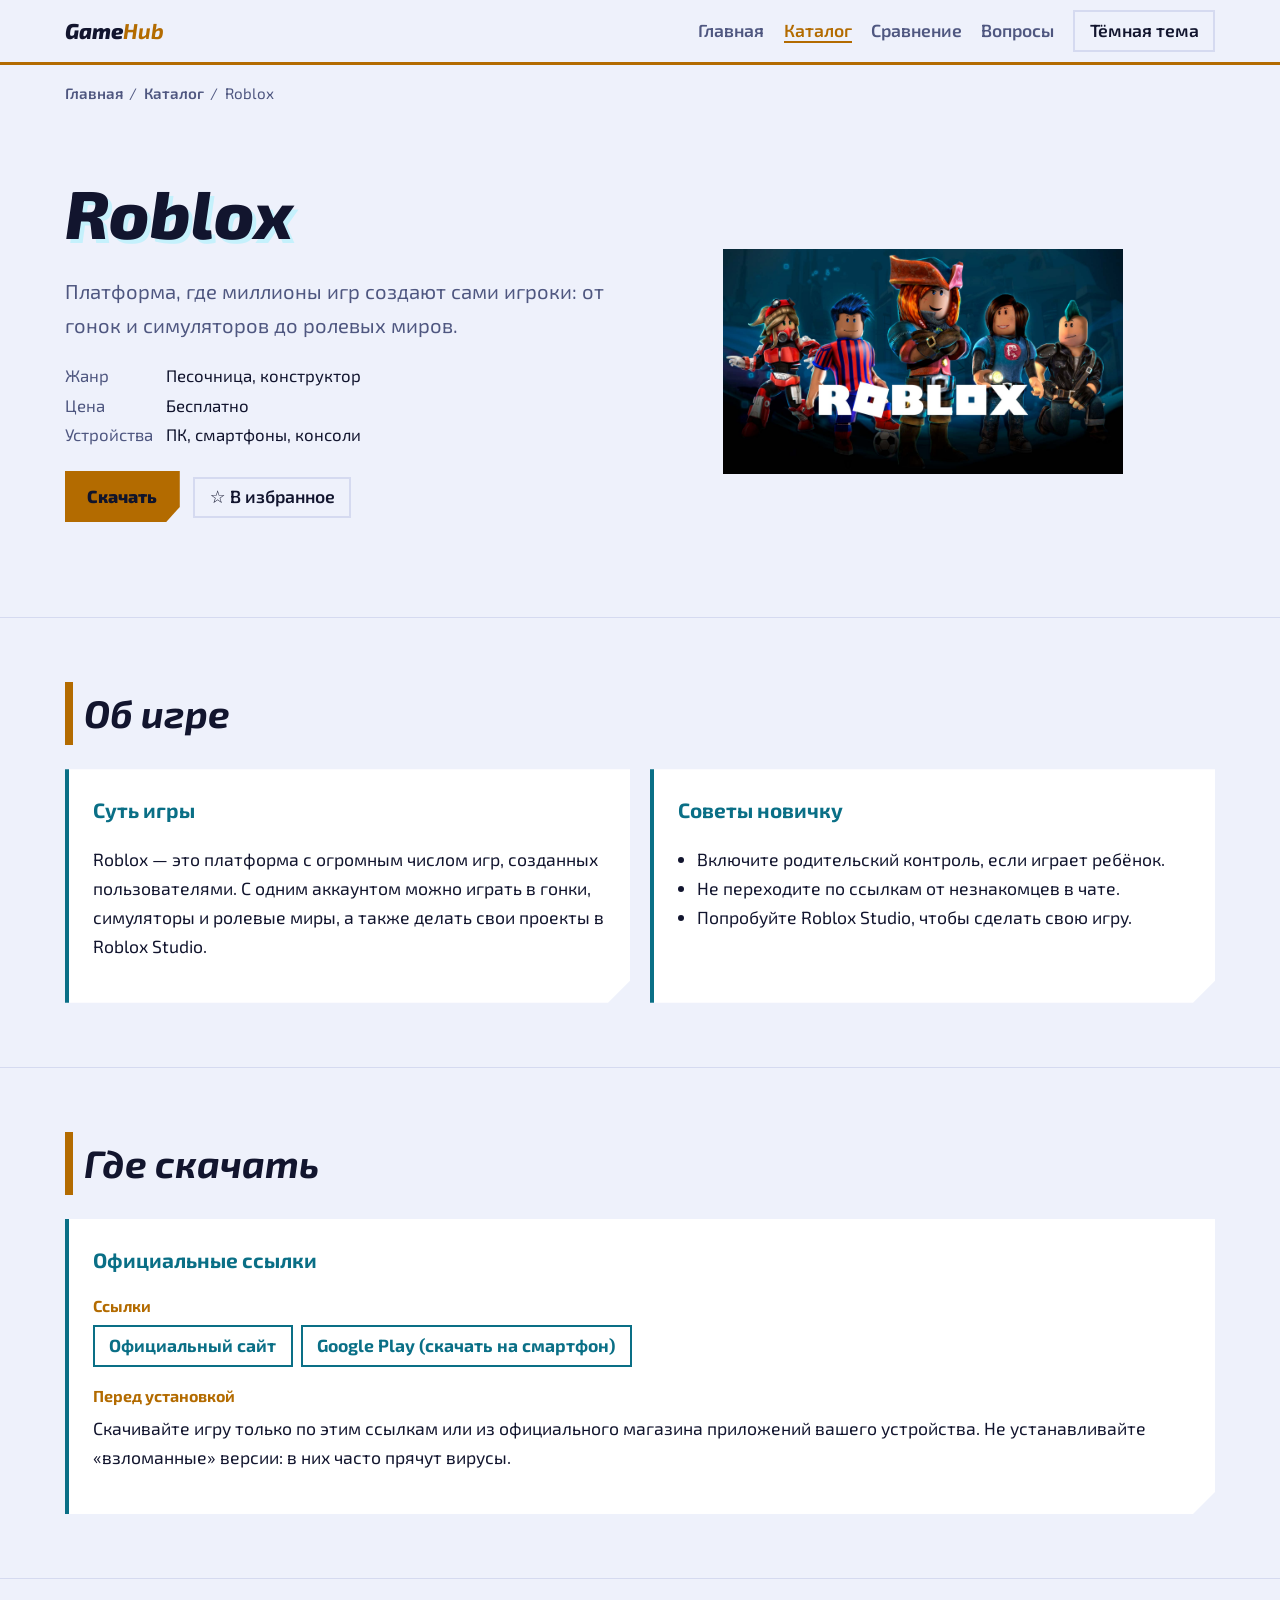
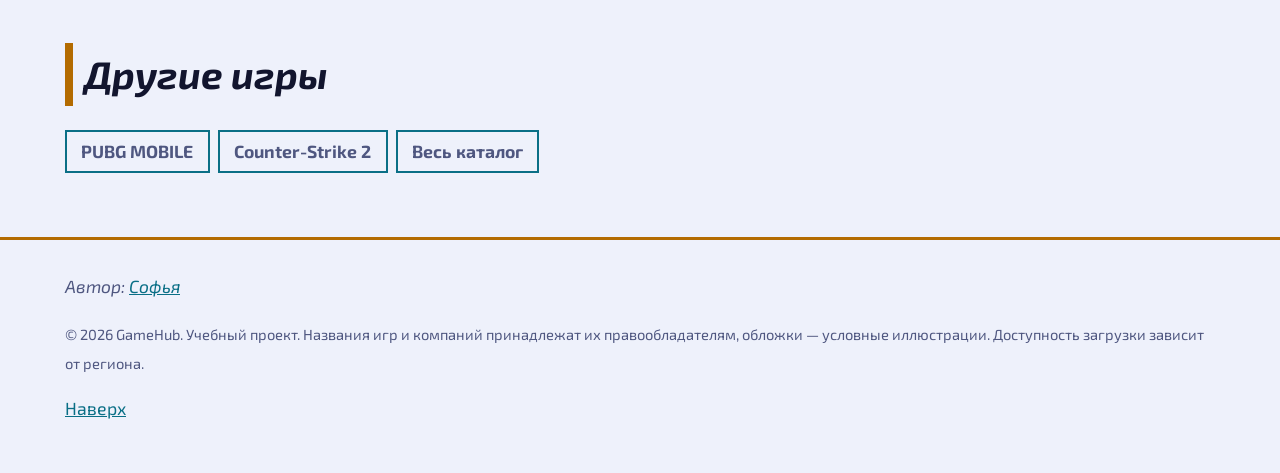
<file: roblox.html>
<!DOCTYPE html>
<html lang="ru">
<head>
<meta charset="utf-8">
<meta name="viewport" content="width=device-width, initial-scale=1">
<meta name="description" content="Roblox: Платформа, где миллионы игр создают сами игроки: от гонок и симуляторов до ролевых миров. Официальные ссылки на скачивание.">
<meta name="theme-color" content="#10142b">
<title>Roblox: описание и где скачать — GameHub</title>
<link rel="icon" href="images/hero.jpg" type="image/jpg+xml">
<link rel="preconnect" href="https://fonts.googleapis.com">
<link rel="preconnect" href="https://fonts.gstatic.com" crossorigin>
<link rel="stylesheet" href="https://fonts.googleapis.com/css2?family=Exo+2:ital,wght@0,400;0,600;0,800;1,800&amp;display=swap">
<link rel="stylesheet" href="style.css">
<script src="script.js" defer></script>
</head>
<body id="top">
<a class="skip" href="#main">Перейти к содержимому</a>
<header class="site"><div class="wrap bar">
<a class="logo" href="index.html">Game<b>Hub</b></a>
<button class="chip menu-btn" type="button" aria-expanded="false" aria-controls="nav">Меню</button>
<nav id="nav" aria-label="Основная навигация"><ul><li><a href="index.html">Главная</a></li><li><a href="games.html" aria-current="page">Каталог</a></li><li><a href="compare.html">Сравнение</a></li><li><a href="faq.html">Вопросы</a></li></ul></nav>
<button class="chip theme-btn" type="button" aria-pressed="false">Светлая тема</button>
</div></header>
<main id="main">
<div class="wrap pagehead"><nav aria-label="Хлебные крошки"><ol class="crumbs"><li><a href="index.html">Главная</a></li><li><a href="games.html">Каталог</a></li><li aria-current="page">Roblox</li></ol></nav></div>
<div class="hero wrap"><div><h1>Roblox</h1><p class="lead">Платформа, где миллионы игр создают сами игроки: от гонок и симуляторов до ролевых миров.</p><dl class="facts"><dt>Жанр</dt><dd>Песочница, конструктор</dd><dt>Цена</dt><dd>Бесплатно</dd><dt>Устройства</dt><dd>ПК, смартфоны, консоли</dd></dl><p><a class="btn" href="#download">Скачать</a> <button class="chip fav" type="button" data-id="roblox" aria-pressed="false">☆ В избранное</button></p></div>
<figure><img src="images/robloks.jpg" width="400" height="225" alt="Условная обложка Roblox"></figure></div>
<section class="block" id="about" aria-labelledby="h-about"><div class="wrap"><h2 id="h-about">Об игре</h2><div class="grid">
<article class="card"><h3>Суть игры</h3><p>Roblox — это платформа с огромным числом игр, созданных пользователями. С одним аккаунтом можно играть в гонки, симуляторы и ролевые миры, а также делать свои проекты в Roblox Studio.</p></article>
<article class="card"><h3>Советы новичку</h3><ul><li>Включите родительский контроль, если играет ребёнок.</li><li>Не переходите по ссылкам от незнакомцев в чате.</li><li>Попробуйте Roblox Studio, чтобы сделать свою игру.</li></ul></article>
</div></div></section>
<section class="block" id="download" aria-labelledby="h-dl"><div class="wrap"><h2 id="h-dl">Где скачать</h2>
<article class="card"><h3>Официальные ссылки</h3><section><h4>Ссылки</h4><ul class="dl"><li><a href="https://www.roblox.com/download" target="_blank" rel="noopener noreferrer">Официальный сайт</a></li><li><a href="https://play.google.com/store/apps/details?id=com.roblox.client" target="_blank" rel="noopener noreferrer">Google Play (скачать на смартфон)</a></li></ul></section>
<section><h4>Перед установкой</h4><p>Скачивайте игру только по этим ссылкам или из официального магазина приложений вашего устройства. Не устанавливайте «взломанные» версии: в них часто прячут вирусы.</p></section></article>
</div></section>
<section class="block" aria-labelledby="h-more"><div class="wrap"><h2 id="h-more">Другие игры</h2><nav aria-label="Другие игры"><ul class="dl"><li><a href="pubg.html">PUBG MOBILE</a></li><li><a href="cs2.html">Counter-Strike 2</a></li><li><a href="games.html">Весь каталог</a></li></ul></nav></div></section>
</main>
<footer><div class="wrap">
<address>Автор: <a href="mailto:davydovasona82@gmail.com">Софья</a></address>
<p><small>© 2026 GameHub. Учебный проект. Названия игр и компаний принадлежат их правообладателям, обложки — условные иллюстрации. Доступность загрузки зависит от региона.</small></p>
<p><a href="#top">Наверх</a></p>
</div></footer>
</body>
</html>
</file>
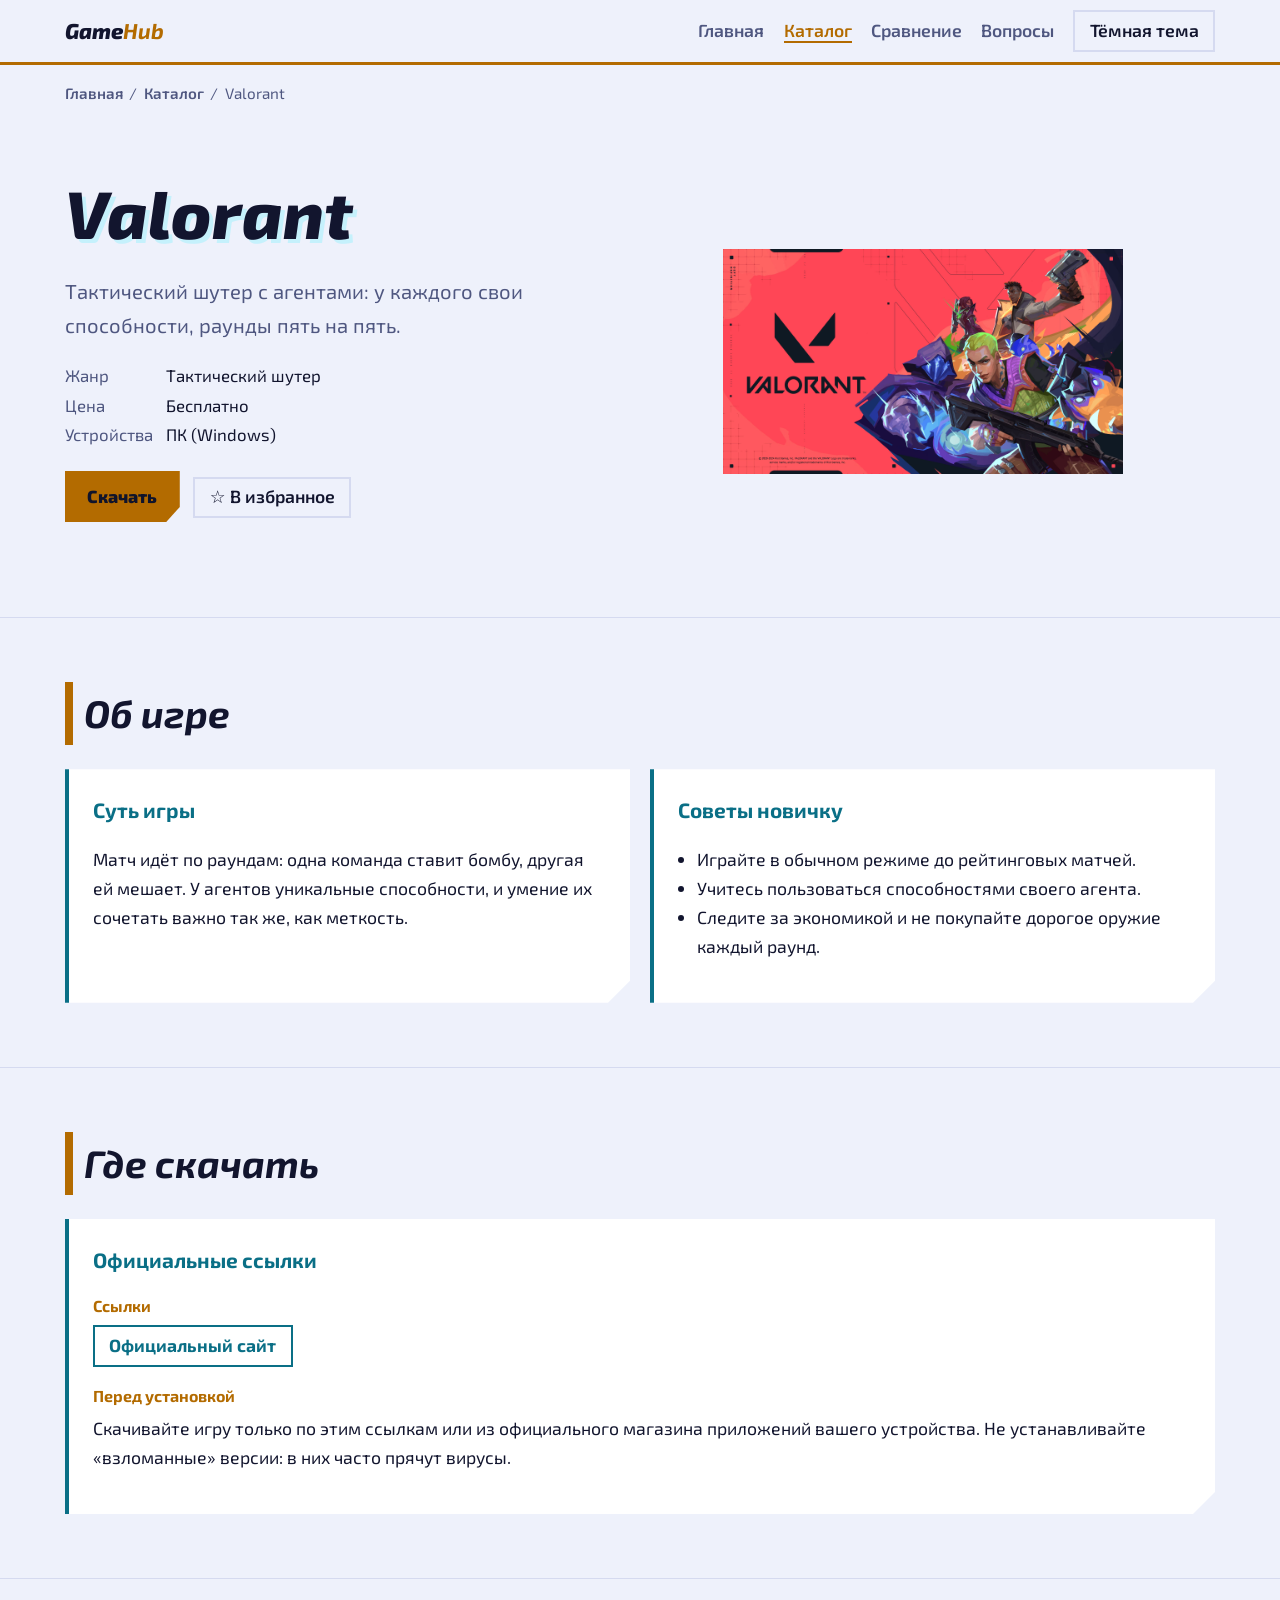
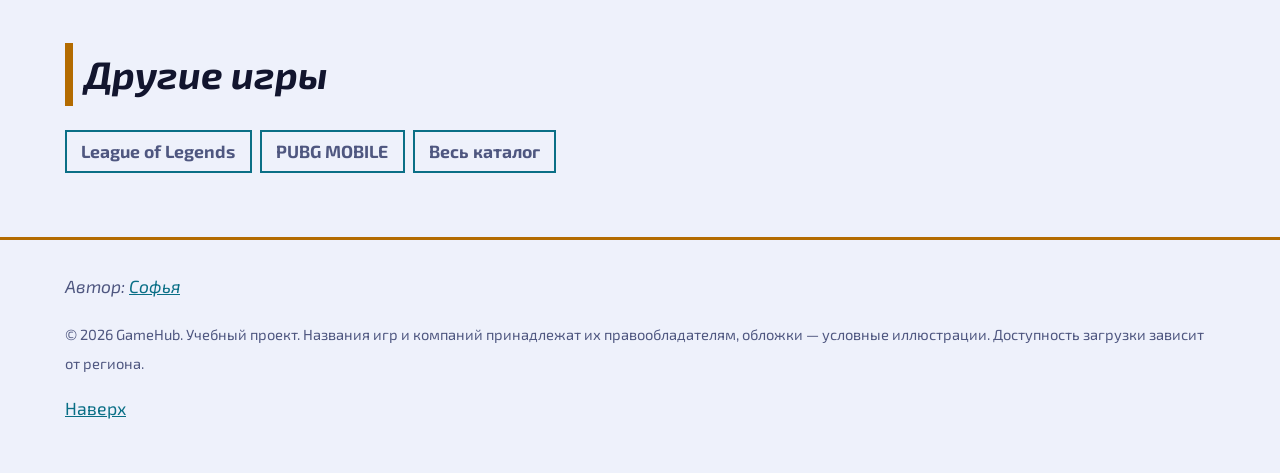
<file: valorant.html>
<!DOCTYPE html>
<html lang="ru">
<head>
<meta charset="utf-8">
<meta name="viewport" content="width=device-width, initial-scale=1">
<meta name="description" content="Valorant: Тактический шутер с агентами: у каждого свои способности, раунды пять на пять. Официальные ссылки на скачивание.">
<meta name="theme-color" content="#10142b">
<title>Valorant: описание и где скачать — GameHub</title>
<link rel="icon" href="images/hero.jpg" type="image/jpg+xml">
<link rel="preconnect" href="https://fonts.googleapis.com">
<link rel="preconnect" href="https://fonts.gstatic.com" crossorigin>
<link rel="stylesheet" href="https://fonts.googleapis.com/css2?family=Exo+2:ital,wght@0,400;0,600;0,800;1,800&amp;display=swap">
<link rel="stylesheet" href="style.css">
<script src="script.js" defer></script>
</head>
<body id="top">
<a class="skip" href="#main">Перейти к содержимому</a>
<header class="site"><div class="wrap bar">
<a class="logo" href="index.html">Game<b>Hub</b></a>
<button class="chip menu-btn" type="button" aria-expanded="false" aria-controls="nav">Меню</button>
<nav id="nav" aria-label="Основная навигация"><ul><li><a href="index.html">Главная</a></li><li><a href="games.html" aria-current="page">Каталог</a></li><li><a href="compare.html">Сравнение</a></li><li><a href="faq.html">Вопросы</a></li></ul></nav>
<button class="chip theme-btn" type="button" aria-pressed="false">Светлая тема</button>
</div></header>
<main id="main">
<div class="wrap pagehead"><nav aria-label="Хлебные крошки"><ol class="crumbs"><li><a href="index.html">Главная</a></li><li><a href="games.html">Каталог</a></li><li aria-current="page">Valorant</li></ol></nav></div>
<div class="hero wrap"><div><h1>Valorant</h1><p class="lead">Тактический шутер с агентами: у каждого свои способности, раунды пять на пять.</p><dl class="facts"><dt>Жанр</dt><dd>Тактический шутер</dd><dt>Цена</dt><dd>Бесплатно</dd><dt>Устройства</dt><dd>ПК (Windows)</dd></dl><p><a class="btn" href="#download">Скачать</a> <button class="chip fav" type="button" data-id="valorant" aria-pressed="false">☆ В избранное</button></p></div>
<figure><img src="images/valorant.jpg" width="400" height="225" alt="Условная обложка Valorant"></figure></div>
<section class="block" id="about" aria-labelledby="h-about"><div class="wrap"><h2 id="h-about">Об игре</h2><div class="grid">
<article class="card"><h3>Суть игры</h3><p>Матч идёт по раундам: одна команда ставит бомбу, другая ей мешает. У агентов уникальные способности, и умение их сочетать важно так же, как меткость.</p></article>
<article class="card"><h3>Советы новичку</h3><ul><li>Играйте в обычном режиме до рейтинговых матчей.</li><li>Учитесь пользоваться способностями своего агента.</li><li>Следите за экономикой и не покупайте дорогое оружие каждый раунд.</li></ul></article>
</div></div></section>
<section class="block" id="download" aria-labelledby="h-dl"><div class="wrap"><h2 id="h-dl">Где скачать</h2>
<article class="card"><h3>Официальные ссылки</h3><section><h4>Ссылки</h4><ul class="dl"><li><a href="https://playvalorant.com/" target="_blank" rel="noopener noreferrer">Официальный сайт</a></li></ul></section>
<section><h4>Перед установкой</h4><p>Скачивайте игру только по этим ссылкам или из официального магазина приложений вашего устройства. Не устанавливайте «взломанные» версии: в них часто прячут вирусы.</p></section></article>
</div></section>
<section class="block" aria-labelledby="h-more"><div class="wrap"><h2 id="h-more">Другие игры</h2><nav aria-label="Другие игры"><ul class="dl"><li><a href="lol.html">League of Legends</a></li><li><a href="pubg.html">PUBG MOBILE</a></li><li><a href="games.html">Весь каталог</a></li></ul></nav></div></section>
</main>
<footer><div class="wrap">
<address>Автор: <a href="mailto:davydovasona82@gmail.com">Софья</a></address>
<p><small>© 2026 GameHub. Учебный проект. Названия игр и компаний принадлежат их правообладателям, обложки — условные иллюстрации. Доступность загрузки зависит от региона.</small></p>
<p><a href="#top">Наверх</a></p>
</div></footer>
</body>
</html>
</file>
<file: style.css>
:root{--bg:#0d1020;--panel:#161b38;--text:#eef1ff;--muted:#9ea7cc;--ice:#5ef2ff;--amber:#ffb531;--line:#2a3160}
[data-theme=light]{--bg:#eef1fb;--panel:#fff;--text:#12152e;--muted:#4f5780;--ice:#0a6f86;--amber:#b36b00;--line:#d5daf0}
*{box-sizing:border-box}
html{scroll-behavior:smooth;scroll-padding-top:5rem}
body{margin:0;background:var(--bg);color:var(--text);font:400 clamp(1rem,.96rem + .2vw,1.1rem)/1.65 "Exo 2",system-ui,sans-serif}
img{max-width:100%;height:auto;display:block}
a{color:var(--ice)}
:focus-visible{outline:3px solid var(--amber);outline-offset:3px}
.wrap{width:min(1150px,100% - 2rem);margin-inline:auto}
.skip{position:absolute;left:-999px}.skip:focus{left:1rem;top:1rem;z-index:9;background:var(--panel);padding:.5rem 1rem}
.site{position:sticky;top:0;z-index:5;background:var(--bg);border-bottom:3px solid var(--amber)}
.bar{display:flex;flex-wrap:wrap;align-items:center;gap:.4rem 1.2rem;padding:.6rem 0}
.logo{font-weight:800;font-style:italic;font-size:1.35rem;text-decoration:none;color:var(--text);margin-right:auto}.logo b{color:var(--amber)}
nav ul{display:flex;flex-wrap:wrap;gap:.2rem 1.2rem;list-style:none;margin:0;padding:0}
nav a{color:var(--muted);text-decoration:none;font-weight:600}nav a:hover{color:var(--ice)}
button{font:inherit;cursor:pointer}
.menu-btn{display:none}
.chip{background:none;color:var(--text);border:2px solid var(--line);padding:.3rem .9rem;font-weight:600}.chip:hover{border-color:var(--ice)}
.hero{display:grid;grid-template-columns:1.1fr 1fr;gap:2rem;align-items:center;padding:clamp(2rem,6vw,4.5rem) 0}
h1{font-size:clamp(2.2rem,6vw,4.2rem);line-height:1.05;margin:0 0 .4em;font-weight:800;font-style:italic;text-shadow:4px 4px 0 rgb(94 242 255/.28)}
.lead{color:var(--muted);font-size:1.15em;max-width:60ch}
.btn{display:inline-block;margin:.3rem .6rem .3rem 0;padding:.7rem 1.4rem;font-weight:800;text-decoration:none;border:0;background:var(--amber);color:#10142b;clip-path:polygon(0 0,100% 0,100% 70%,calc(100% - 14px) 100%,0 100%)}
.btn.alt{background:var(--ice)}
.stats{display:flex;flex-wrap:wrap;gap:.5rem 2rem;margin:1.2rem 0 0}.stats dt{color:var(--muted);font-size:.9rem}.stats dd{margin:0;font-size:1.6rem;font-weight:800;color:var(--amber)}
.block{padding:clamp(2rem,6vw,4rem) 0;border-top:1px solid var(--line)}
h2{font-size:clamp(1.6rem,3.5vw,2.4rem);margin:0 0 1.5rem;padding-left:.7rem;border-left:8px solid var(--amber);font-style:italic}
h3{font-size:1.3rem;color:var(--ice);margin:0 0 .5rem}
h4{font-size:1rem;margin:1rem 0 .3rem;color:var(--amber)}
h4+p,h4+ul,h4+dl{margin-top:0}
.grid{display:grid;gap:1.25rem;grid-template-columns:repeat(auto-fit,minmax(min(100%,300px),1fr))}
.card{background:var(--panel);border-left:4px solid var(--ice);padding:clamp(1rem,3vw,1.5rem);clip-path:polygon(0 0,100% 0,100% calc(100% - 22px),calc(100% - 22px) 100%,0 100%)}
.game{display:flex;flex-direction:column}.game[hidden]{display:none}
.game figure{margin:calc(-1 * clamp(1rem,3vw,1.5rem));margin-bottom:1rem}
.game p{margin:.2rem 0 0;color:var(--muted)}
.facts{display:grid;grid-template-columns:auto 1fr;gap:.1rem .8rem;margin:0;font-size:.95rem}.facts dt{color:var(--muted)}.facts dd{margin:0}
.dl{display:flex;flex-wrap:wrap;gap:.5rem;list-style:none;margin:0;padding:0}
.dl a{display:inline-block;padding:.3rem .9rem;border:2px solid var(--ice);font-weight:700;text-decoration:none}.dl a:hover{background:var(--ice);color:#10142b}
.fav{margin-top:auto;align-self:flex-start;padding-top:.2rem}
.fav[aria-pressed=true]{background:var(--amber);color:#10142b;border-color:var(--amber)}
.game section:last-of-type{margin-bottom:1rem}
.filters{display:grid;gap:.8rem 1rem;grid-template-columns:repeat(auto-fit,minmax(170px,1fr));align-items:end;margin-bottom:.5rem}
label{display:block;font-weight:600;margin-bottom:.2rem}
input,select,textarea{width:100%;padding:.6rem .8rem;background:var(--panel);color:var(--text);border:2px solid var(--line);font:inherit}
input[type=checkbox]{width:auto;margin-right:.4rem}
#count{color:var(--muted);margin:.5rem 0 1.2rem}
.note{margin-top:1.25rem;padding:1rem 1.5rem;background:var(--panel);border-left:8px solid var(--amber)}
mark{background:var(--amber);color:#10142b;padding:0 .25em}
.scroll{overflow-x:auto}table{width:100%;min-width:600px;border-collapse:collapse}
caption{text-align:left;color:var(--muted);padding-bottom:.6rem}
th,td{padding:.6rem .8rem;text-align:left;border-bottom:1px solid var(--line)}th{color:var(--ice)}
details{background:var(--panel);border-left:4px solid var(--amber);padding:.8rem 1.1rem;margin-bottom:.8rem}summary{cursor:pointer;font-weight:800}
form.sub{display:grid;gap:1rem;max-width:560px}
#status{min-height:1.5em;font-weight:700;color:var(--amber)}
footer{border-top:3px solid var(--amber);padding:2rem 0;color:var(--muted)}
@media (max-width:800px){.hero{grid-template-columns:1fr}.hero figure{order:-1}
.menu-btn{display:inline-block}.js #nav{display:none;width:100%;order:5}.js #nav.open{display:block}.js #nav ul{flex-direction:column;padding:.5rem 0}}
@media (prefers-reduced-motion:reduce){html{scroll-behavior:auto}}

.pagehead{padding-top:1rem}
.crumbs{display:flex;flex-wrap:wrap;gap:.4rem;list-style:none;margin:0;padding:0;color:var(--muted);font-size:.95rem}
.crumbs li+li::before{content:"/";margin-right:.4rem}
nav a[aria-current=page]{color:var(--amber);border-bottom:2px solid var(--amber)}
.game h3 a{color:inherit;text-decoration:none}.game h3 a:hover{color:var(--amber)}
.more{margin:.4rem 0 1rem}
.hero .facts{margin:1rem 0;font-size:1.05rem}
.card ul:not(.dl),.card ol{padding-left:1.2rem}
</file>
